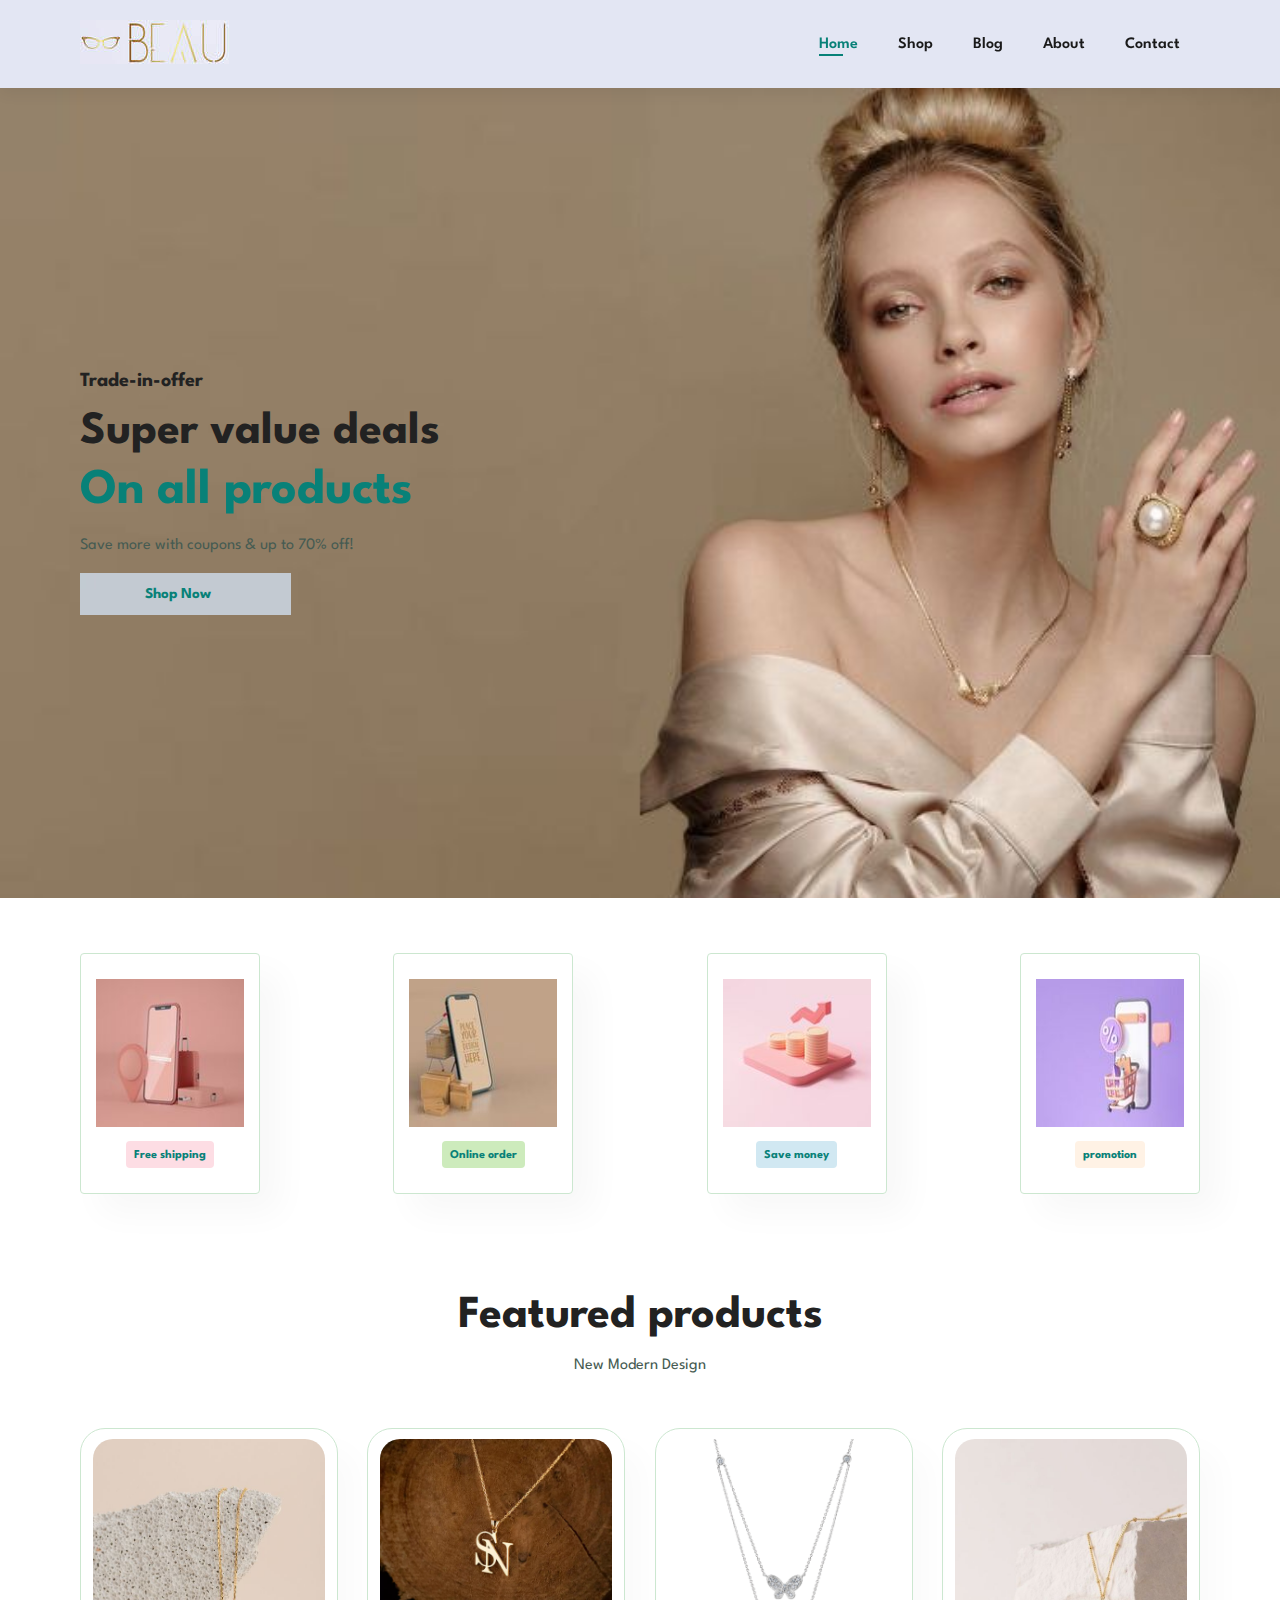
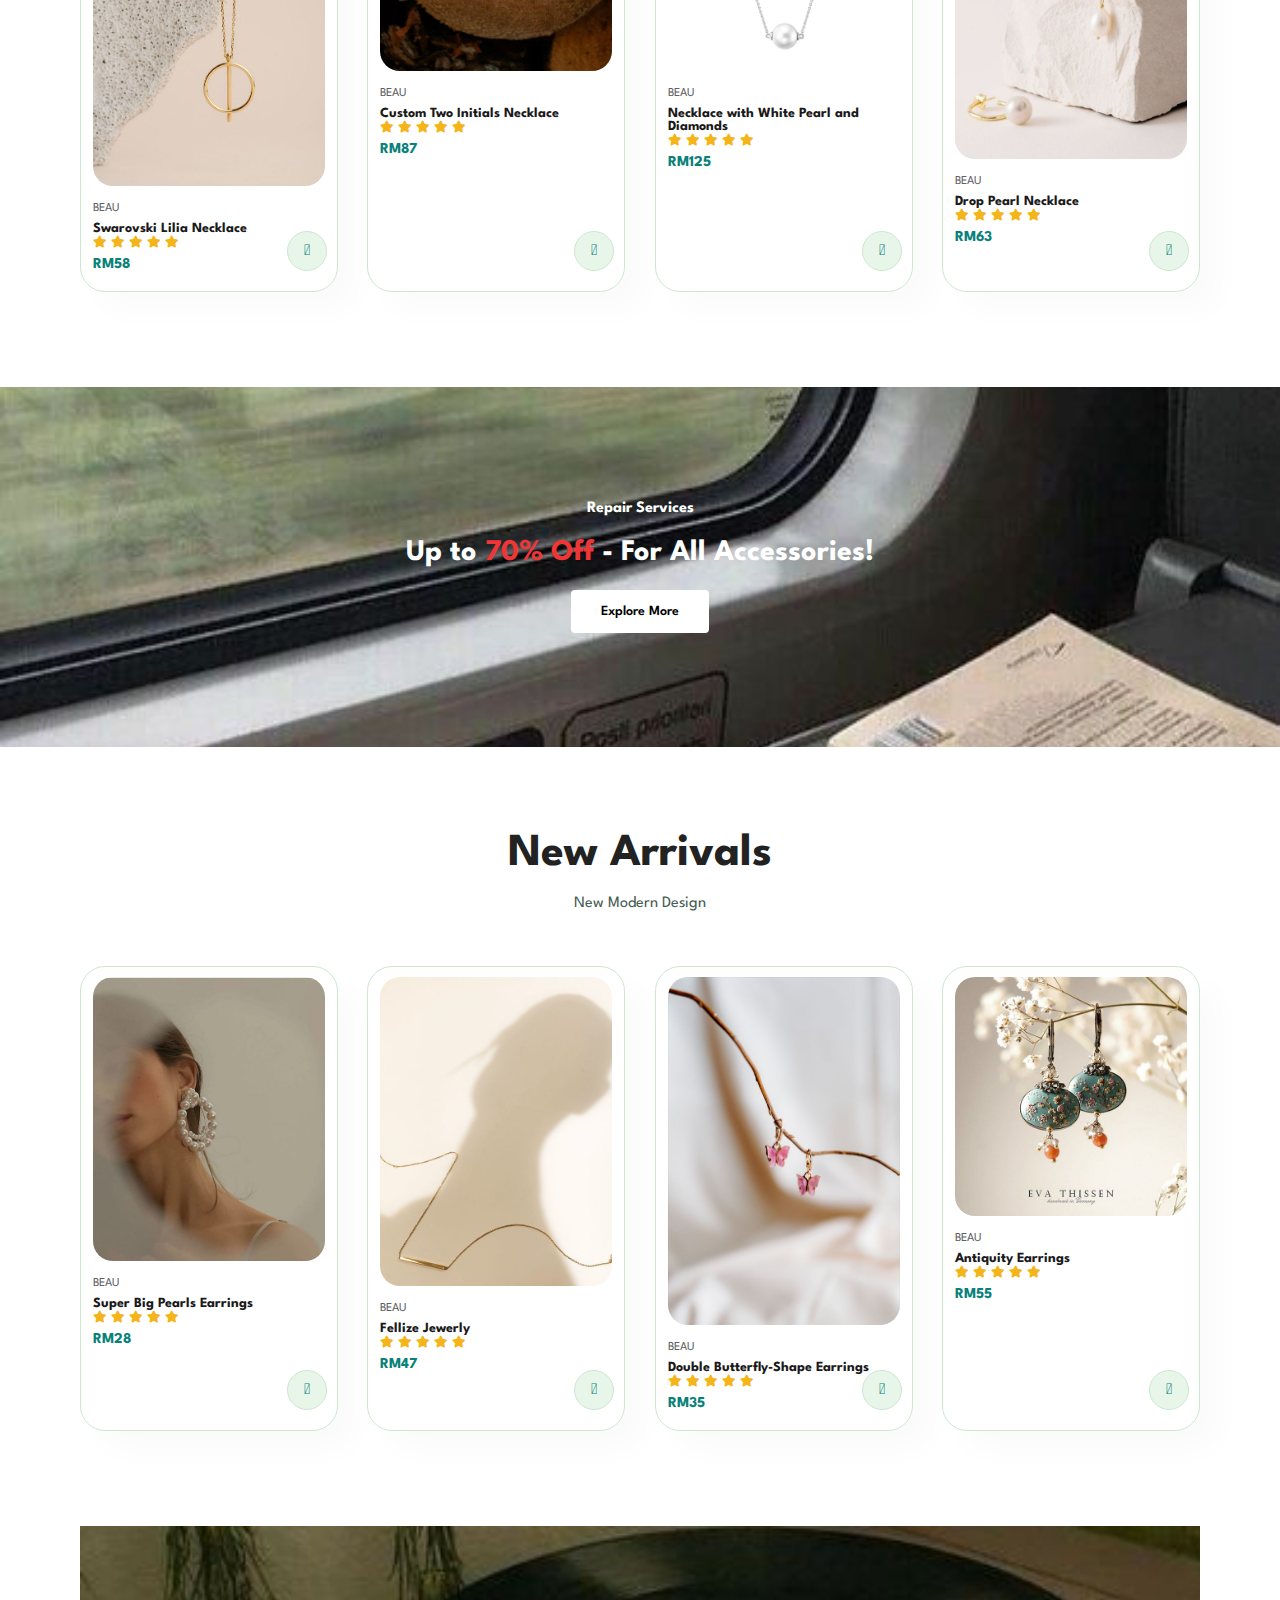
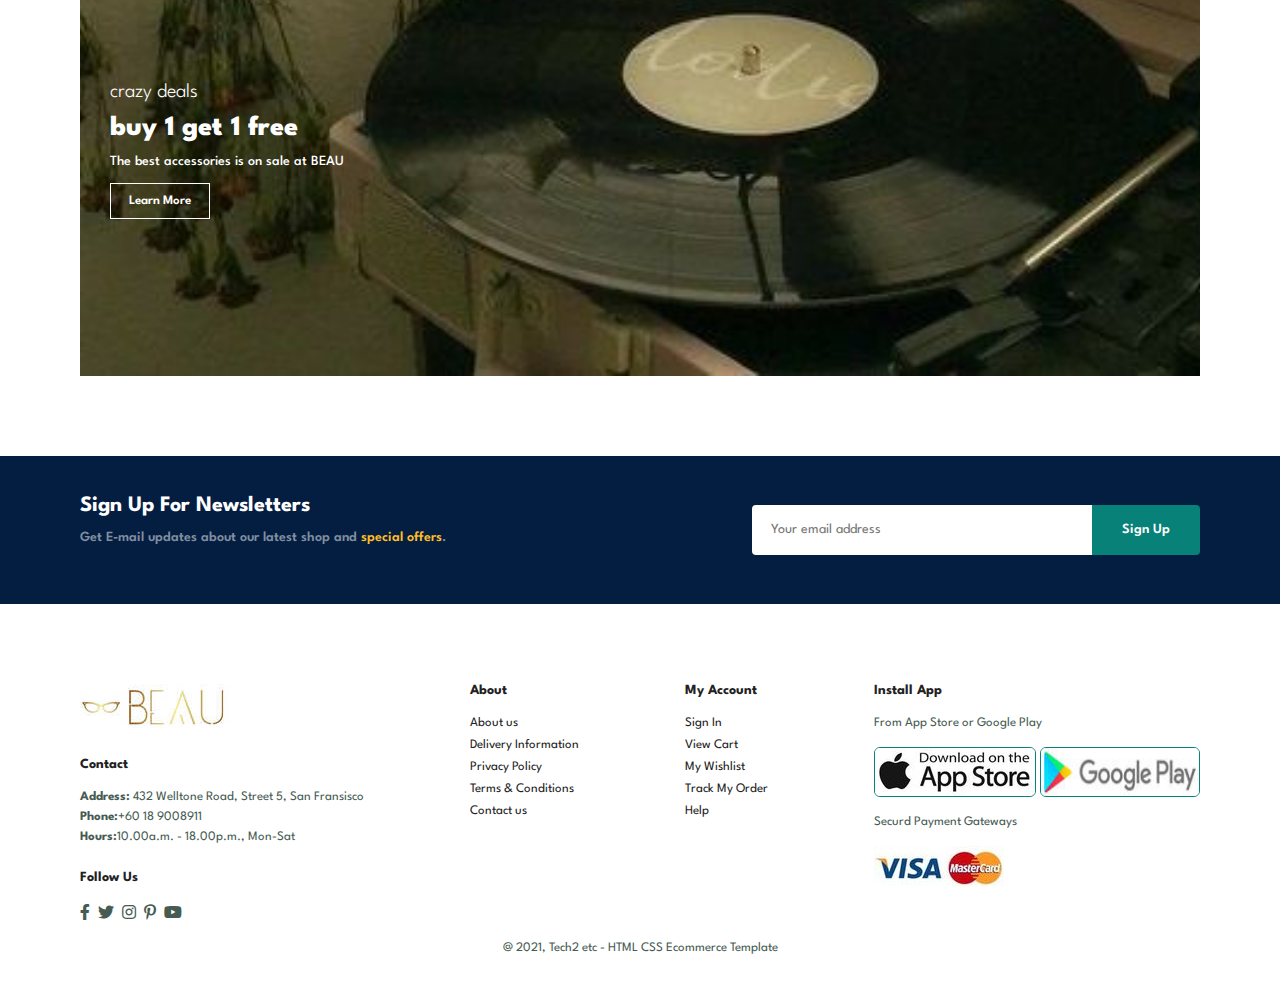
<file: Index.html>
<!DOCTYPE html>
<html lang="en">

<head>
    <meta charset="UTF-8">
    <meta http-equiv="X-UA-Compatible" content="IE=edge">
    <meta name="viewport" content="width=device-width, initial-scale=1.0">
    <title>Document</title>
    <link rel="stylesheet" href="https://pro.fontawesome.com/releases/v5.10.0/css/all.css" >
</head>

<body>

  <section id="header">
    <a href="#"><img src="logo b (1).jpg" class="logo" alt=""></a>

    <div>
      <ul id="navbar">
        <li><a class="active" href="Index.html">Home</a></li>
        <li><a href="shop.html">Shop</a></li>
        <li><a href="blog.html">Blog</a></li>
        <li><a href="about.html">About</a></li>
        <li><a href="contact.html">Contact</a></li>
      </ul>

<style>
   body #header{
    display:flex;
    align-items: center;
    justify-content: space-between;
    padding: 20px 80px;
    background: #e3e6f3;
    box-shadow: 0 5px 15px rgba(0, 0, 0, 0.06);
    z-index: 999;
    position: sticky;
    top: 0;
    left: 0;
}
</style>

<style>
  body #navbar{
    display:flex;
    align-items: center;
    justify-content: center;
   }

 body #navbar li {
  list-style: none;
  padding: 0 20px;
  position: relative;
 }

  body #navbar li a{
    text-decoration: none;
    font-size: 16px;
    font-weight: 600;
    color:#1a1a1a;
    transition: 0.3s ease;
  }

  body #navbar li a:hover,
  #navbar li a.active{
    color: #088178;
  }

  body #navbar li a.active::after,
  #navbar li a:hover::after{
    content: "";
    width: 30%;
    height: 2px;
    background: #088178;
    position: absolute;
    bottom: -4px;
    left: 20px;
  }
</style>

    </div>
  </section>

<section id="hero">
  <h4>Trade-in-offer</h4>
  <h2>Super value deals</h2>
  <h1>On all products</h1>
  <p>Save more with coupons & up to 70% off!</p>
  <button>Shop Now</button>

<style>
  @import url('https:fonts.googleapis.com/css2?family=Spartan:wght@100;200;300;400;500;600;700;800;900$display=swap');
*{
    margin: 0;
    padding: 0;
    box-sizing: border-box;
    font-family:'Spartan', sans-serif;
}

h1{
    font-size: 50px;
    line-height: 64px;
    color: #222;

}

h2{
font-size: 46px;
line-height: 54px;
color: #222;

}

h4{
    font-size: 20px;
    color: #222;
}

h6{
    font-weight: 700;
    font-size: 12px;
}

p{
    font-size: 16px;
    color: #465b52;
    margin: 15px 0 20px 0;
}

.section-p1{
    padding: 40px 80px;
}

.section-m1{
    margin:40px 0;
}

button.normal{
  font-size: 14px;
  font-weight: 600;
  padding: 15px 30px;
  color: #000;
  background-color: #fff;
  border-radius: 4px;
  cursor: pointer;
  border: none;
  outline: none;
  transition: 0.2s;
}

button.white{
  font-size: 13px;
  font-weight: 600;
  padding: 11px 18px;
  color: #fff;
  background-color: transparent;
  cursor: pointer;
  border:1px solid #fff;
  outline: none;
  transition: 0.2s;
}

body{
    width:100%;
}
</style>


  <style>
    body #hero{
      background-image: url("backg.jpg");
      height: 90vh;
      width: 100%;
      background-size: cover;
      padding: 0 80px;
      display: flex;
      flex-direction: column;
      align-items: flex-start;
      justify-content: center;
    }

    body #hero h4{
      padding-bottom: 15px;
    }

    body #hero h1{
      color: #088178;
    }

    body #hero button{
      background-image: url("button.jpg");
      background-color: transparent;
      color: #088178;
      border: 0;
      padding: 14px 80px 14px 65px;
      background-repeat: no-repeat;
      cursor: pointer;
      font-weight: 700;
      font-size: 15px;
    }
  </style>

  <style>
    @media (max-width:799px) {
      body #navbar {
    display: flex;
    flex-direction: column;
    align-items: flex-start;
    justify-content: flex-start;
    position: fixed;
    top: 0;
    right: -300px;
    height: 100vh;
    width: 300px;
    background-color: #e3e6f3;
    box-shadow: 0 40px 60px rgba(0, 0, 0, 0.1);
    padding: 80px 0 0 10px;
}
body #navbar li{
  margin-bottom: 25px;
}
    }
  </style>
</section>

<section id="feature" class="section-p1">
  <div class="fe-box">
    <img src="free shipping (2).jpg"alt="">
    <h6>Free shipping</h6>
  </div>
  <div class="fe-box">
    <img src="online order (1) (1).jpg"alt="">
    <h6>Online order</h6>
  </div>
  <div class="fe-box">
    <img src="save money (2).jpg"alt="">
    <h6>Save money</h6>
  </div>  
  <div class="fe-box">
    <img src="promotion (1) (1).jpg"alt="">
    <h6>promotion</h6>

    <style>
      body #feature{
        display: flex;
        align-items: center;
        justify-content: space-between;
        flex-wrap: wrap;
      }
    </style>


    <style>

      body #feature .fe-box{
        width: 180px;
        text-align: center;
        padding: 25px 15px;
        box-shadow: 20px 20px 34px rgba(0, 0, 0, 0.03);
        border: 1px solid #cce7d0;
        border-radius: 4px;
        margin: 15px 0;
      }

      body #feature .fe-box:hover{
        box-shadow: 10px 10px 54px rgba(70, 62, 221, 0.1);
      }

      body #feature .fe-box img{
        width: 100%;
        margin-bottom: 10px;
      }

      body #feature .fe-box h6{
        display: inline-block;
        padding: 9px 8px 6px 8px;
        line-height: 1;
        border-radius: 4px;
        color: #088178;
        background-color: #fddde4;
      }

      body #feature .fe-box:nth-child(2) h6{
        background-color: #cdebbc;
      }

      body #feature .fe-box:nth-child(3) h6{
        background-color: #d1e8f2;
      }

      body #feature .fe-box:nth-child(4) h6{
        background-color: #fff2e5;
      }
    </style>
  </div>


</section>

<section id="product1" class="section-p1">
  <h2>Featured products</h2>
  <p>New Modern Design</p>
  <div class="pro-container">
    <div class="pro">
      <img src="p1.jpg"alt="">
      <div class="des">
        <span>BEAU</span>
        <h5>Swarovski Lilia Necklace</h5>
        <div class="star">
          <i class="fas fa-star"></i>
          <i class="fas fa-star"></i>
          <i class="fas fa-star"></i>
          <i class="fas fa-star"></i>
          <i class="fas fa-star"></i>
        </div>
        <h4>RM58</h4>
      </div>
      <a href="#"><i class="fal fa-shopping-cart cart"></i></a>
    </div>
    <div class="pro">
      <img src="p2.webp"alt="">
      <div class="des">
        <span>BEAU</span>
        <h5>Custom Two Initials Necklace</h5>
        <div class="star">
          <i class="fas fa-star"></i>
          <i class="fas fa-star"></i>
          <i class="fas fa-star"></i>
          <i class="fas fa-star"></i>
          <i class="fas fa-star"></i>
        </div>
        <h4>RM87</h4>
      </div>
      <a href="#"><i class="fal fa-shopping-cart cart"></i></a>
    </div>
    <div class="pro">
      <img src="p3.jpg"alt="">
      <div class="des">
        <span>BEAU</span>
        <h5>Necklace with White Pearl and Diamonds</h5>
        <div class="star">
          <i class="fas fa-star"></i>
          <i class="fas fa-star"></i>
          <i class="fas fa-star"></i>
          <i class="fas fa-star"></i>
          <i class="fas fa-star"></i>
        </div>
        <h4>RM125</h4>
      </div>
      <a href="#"><i class="fal fa-shopping-cart cart"></i></a>
    </div>
    <div class="pro">
      <img src="p4.jpg"alt="">
      <div class="des">
        <span>BEAU</span>
        <h5>Drop Pearl Necklace</h5>
        <div class="star">
          <i class="fas fa-star"></i>
          <i class="fas fa-star"></i>
          <i class="fas fa-star"></i>
          <i class="fas fa-star"></i>
          <i class="fas fa-star"></i>
        </div>
        <h4>RM63</h4>
      </div>
      <a href="#"><i class="fal fa-shopping-cart cart"></i></a>
    </div>

    <style>
      body #product1{
        text-align: center;
      }

      body #product1 .pro-container{
        display: flex;
        justify-content: space-between;
        padding-top: 20px;
        flex-wrap: wrap;
      }

      body #product1 .pro{
        width: 23%;
        min-width: 250px;
        padding: 10px 12px;
        border: 1px solid #cce7d0;
        border-radius: 25px;
        cursor: pointer;
        box-shadow: 20px 20px 30px rgba(0, 0, 0, 0.02);
        margin: 15px 0;
        transition: 0n2s ease;
        position: relative;
      }

      body #product1 .pro:hover{
        box-shadow: 20px 20px 30px rgba(0, 0, 0, 0.06);
      }

      body #product1 .pro img{
        width: 100%;
        border-radius: 20px;
      }

      body #product1 .pro .des{
        text-align: start;
        padding: 10px 0;
      }

      body #product1 .pro .des span{
        color: #606063;
        font-size: 12px;
      }

      body #product1 .pro .des h5{
        padding-top: 7px;
        color: #1a1a1a;
        font-size: 14px;
      }

      body #product1 .pro .des i{
        font-size: 12px;
        color: rgb(243, 181, 25);
      }

      body #product1 .pro .des h4{
        padding-top: 7px;
        font-size: 15px;
        font-weight: 700;
        color: #088178;
      }

      body #product1 .pro .cart{
        width: 40px;
        height: 40px;
        line-height: 40px;
        border-radius: 50px;
        background-color: #e8f6ea;
        font-weight: 500;
        color: #088178;
        border: 1px solid #cce7d0;
        position: absolute;
        bottom: 20px;
        right: 10px;
      }
    </style>
  </div>
</section>

<section id="banner" class="section-m1">
  <h4>Repair Services</h4>
  <h2>Up to <span>70% Off</span> - For All Accessories!</h2>
  <button class="normal">Explore More</button>

  <style>
    body #banner{
      display: flex;
      flex-direction: column;
      justify-content: center;
      align-items: center;
      text-align: center;
      background-image: url("banner6.jpg");
      width: 100%;
      height: 40vh;
      background-size: cover;
      background-position: center;
    }

    body #banner h4{
      color: #fff;
      font-size: 16px;
    }

    body #banner h2{
      color: #fff;
      font-size: 30px;
      padding: 10px 0;
    }

    body #banner h2 span{
      color: #ef3636;
    }

    body #banner button:hover{
      background: #088178;
      color: #fff;
    }
  </style>
</section>

<section id="product1" class="section-p1">
  <h2>New Arrivals</h2>
  <p>New Modern Design</p>
  <div class="pro-container">
    <div class="pro">
      <img src="n1.jpg"alt="">
      <div class="des">
        <span>BEAU</span>
        <h5>Super Big Pearls Earrings</h5>
        <div class="star">
          <i class="fas fa-star"></i>
          <i class="fas fa-star"></i>
          <i class="fas fa-star"></i>
          <i class="fas fa-star"></i>
          <i class="fas fa-star"></i>
        </div>
        <h4>RM28</h4>
      </div>
      <a href="#"><i class="fal fa-shopping-cart cart"></i></a>
    </div>
    <div class="pro">
      <img src="n2.jpg"alt="">
      <div class="des">
        <span>BEAU</span>
        <h5>Fellize Jewerly</h5>
        <div class="star">
          <i class="fas fa-star"></i>
          <i class="fas fa-star"></i>
          <i class="fas fa-star"></i>
          <i class="fas fa-star"></i>
          <i class="fas fa-star"></i>
        </div>
        <h4>RM47</h4>
      </div>
      <a href="#"><i class="fal fa-shopping-cart cart"></i></a>
    </div>
    <div class="pro">
      <img src="n3.jpg"alt="">
      <div class="des">
        <span>BEAU</span>
        <h5>Double Butterfly-Shape Earrings</h5>
        <div class="star">
          <i class="fas fa-star"></i>
          <i class="fas fa-star"></i>
          <i class="fas fa-star"></i>
          <i class="fas fa-star"></i>
          <i class="fas fa-star"></i>
        </div>
        <h4>RM35</h4>
      </div>
      <a href="#"><i class="fal fa-shopping-cart cart"></i></a>
    </div>
    <div class="pro">
      <img src="n4.jpg"alt="">
      <div class="des">
        <span>BEAU</span>
        <h5>Antiquity Earrings</h5>
        <div class="star">
          <i class="fas fa-star"></i>
          <i class="fas fa-star"></i>
          <i class="fas fa-star"></i>
          <i class="fas fa-star"></i>
          <i class="fas fa-star"></i>
        </div>
        <h4>RM55</h4>
      </div>
      <a href="#"><i class="fal fa-shopping-cart cart"></i></a>
    </div>
    
    <style>
      body #product1{
        text-align: center;
      }

      body #product1 .pro-container{
        display: flex;
        justify-content: space-between;
        padding-top: 20px;
        flex-wrap: wrap;
      }

      body #product1 .pro{
        width: 23%;
        min-width: 250px;
        padding: 10px 12px;
        border: 1px solid #cce7d0;
        border-radius: 25px;
        cursor: pointer;
        box-shadow: 20px 20px 30px rgba(0, 0, 0, 0.02);
        margin: 15px 0;
        transition: 0n2s ease;
        position: relative;
      }

      body #product1 .pro:hover{
        box-shadow: 20px 20px 30px rgba(0, 0, 0, 0.06);
      }

      body #product1 .pro img{
        width: 100%;
        border-radius: 20px;
      }

      body #product1 .pro .des{
        text-align: start;
        padding: 10px 0;
      }

      body #product1 .pro .des span{
        color: #606063;
        font-size: 12px;
      }

      body #product1 .pro .des h5{
        padding-top: 7px;
        color: #1a1a1a;
        font-size: 14px;
      }

      body #product1 .pro .des i{
        font-size: 12px;
        color: rgb(243, 181, 25);
      }

      body #product1 .pro .des h4{
        padding-top: 7px;
        font-size: 15px;
        font-weight: 700;
        color: #088178;
      }

      body #product1 .pro .cart{
        width: 40px;
        height: 40px;
        line-height: 40px;
        border-radius: 50px;
        background-color: #e8f6ea;
        font-weight: 500;
        color: #088178;
        border: 1px solid #cce7d0;
        position: absolute;
        bottom: 20px;
        right: 10px;
      }
    </style>
  </div>
</section>

<section id="sm-banner" class="section-p1">
  <div class="banner-box">
    <h4>crazy deals</h4>
    <h2>buy 1 get 1 free</h2>
    <span>The best accessories is on sale at BEAU</span>
    <button class="white">Learn More</button>

    <style>
      body #sm-banner .banner-box{
        display: flex;
        flex-direction: column;
        justify-content: center;
        align-items: flex-start;
        background-image: url(banner5.jpg);
        min-width: 580px;
        height: 50vh;
        background-size: cover;
        background-position: center;
        padding: 30px;
      }

      body #sm-banner h4{
        color: #fff;
        font-size: 20px;
        font-weight: 300;
      }

      body #sm-banner h2{
        color: #fff;
        font-size: 28px;
        font-weight: 800;
      }

      body #sm-banner span{
        color: #fff;
        font-size: 14px;
        font-weight: 500;
        padding-bottom: 15px;
      }

      body #sm-banner .banner-box:hover button{
        background: #088178;
        border: 1px solid #088178;
      }

    </style>
  </div>
  
</section>

<section id="newsletter" class="section-p1 section-m1">
  <div class="newstext">
    <h4>Sign Up For Newsletters</h4>
    <p>Get E-mail updates about our latest shop and <span>special offers</span>.</p>
  </div>
  <div class="form">
    <input type="text" placeholder="Your email address">
    <button class="normal">Sign Up</button>
  </div>

<style>
  body #newsletter{
    display: flex;
    justify-content: space-between;
    flex-wrap: wrap;
    align-items: center;
    background-image: url();
    background-repeat: no-repeat;
    background-position: 20% 30%;
    background-color: #041e42;
  }

  body #newsletter h4{
    font-size: 22px;
    font-weight: 700;
    color: #fff;
  }

  body #newsletter p{
    font-size: 14px;
    font-weight: 600;
    color: #818ea0;
  }

  body #newsletter p span{
    color: #ffbd27;
  }

body #newsletter .form{
  display: flex;
  width: 40%;
}

  body #newsletter input{
    height: 50px;
    padding: 0 1.25em;
    font-size: 14px;
    width: 100%;
    border: 1px solid transparent;
    border-radius: 4px;
    outline: none;
    border-top-right-radius: 0;
    border-bottom-right-radius: 0;
  }

  body #newsletter button{
    background-color: #088178;
    color: #fff;
    white-space: nowrap;
    border-top-left-radius: 0;
    border-bottom-left-radius: 0;
  }
</style>

</section>

<footer class="section-p1">
  <div class="col">
    <img class="logo"src="logo1 white.jpg"alt="">
    <h4>Contact</h4>
    <p><strong>Address:</strong> 432 Welltone Road, Street 5, San Fransisco</p>
    <p><strong>Phone:</strong>+60 18 9008911</p>
    <p><strong>Hours:</strong>10.00a.m. - 18.00p.m., Mon-Sat</p>
    <div class="follow">
      <h4>Follow Us</h4>
      <div class="icon">
        <i class="fab fa-facebook-f"></i>
        <i class="fab fa-twitter"></i>
        <i class="fab fa-instagram"></i>
        <i class="fab fa-pinterest-p"></i>
        <i class="fab fa-youtube"></i>
      </div>
    </div>
  </div>

  <div class="col">
    <h4>About</h4>
    <a href="#">About us</a>
    <a href="#">Delivery Information</a>
    <a href="#">Privacy Policy</a>
    <a href="#">Terms & Conditions</a>
    <A href="#">Contact us</A>
  </div>

  <div class="col">
    <h4>My Account</h4>
    <a href="#">Sign In</a>
    <a href="#">View Cart</a>
    <a href="#">My Wishlist</a>
    <a href="#">Track My Order</a>
    <A href="#">Help</A>
  </div>

  <div class="col install">
    <h4>Install App</h4>
    <p>From App Store or Google Play</p>
    <div class="row">
      <img src="app store.jpg"alt="">
      <img src="go play (1).jpg"alt="" height="50px" width="160">
    </div>
    <p>Securd Payment Gateways</p>
    <img src="payment (1) (1).jpg"alt="">
  </div>

  <div class="copyright">
    <p>@ 2021, Tech2 etc - HTML CSS Ecommerce Template</p>
  </div>

  <style>
    body footer{
      display: flex;
      flex-wrap: wrap;
      justify-content: space-between;
    }

    body footer .col{
      display: flex;
      flex-direction: column;
      align-items: flex-start;
      margin-bottom: 20px;
    }

    body footer .logo{
      margin-bottom: 30px;
    }

    body footer h4{
      font-size: 14px;
      padding-bottom: 20px;
    }

    body footer p{
      font-size: 13px;
      margin: 0 0  8px 0;
}

    body footer a{
      font-size: 13px;
      text-decoration: none;
      color: #222;
      margin-bottom: 10px;
    }

    body footer .follow{
      margin-top: 20px;
    }

    body footer .follow i{
      color: #465b52;
      padding-right: 4px;
      cursor: pointer;
    }

    body footer .install .row img{
      border: 1px solid #088178;
      border-radius: 6px;
    }

    body footer .install img{
      margin: 10px 0 15px 0;
    }

    body footer .follow i:hover,
    footer a:hover {
      color: #088178;
    }

    body footer .copyright {
      width: 100%;
      text-align: center;
    }

  </style>
</footer>

  <script src="script.js></script>
</body>

</html>
</file>
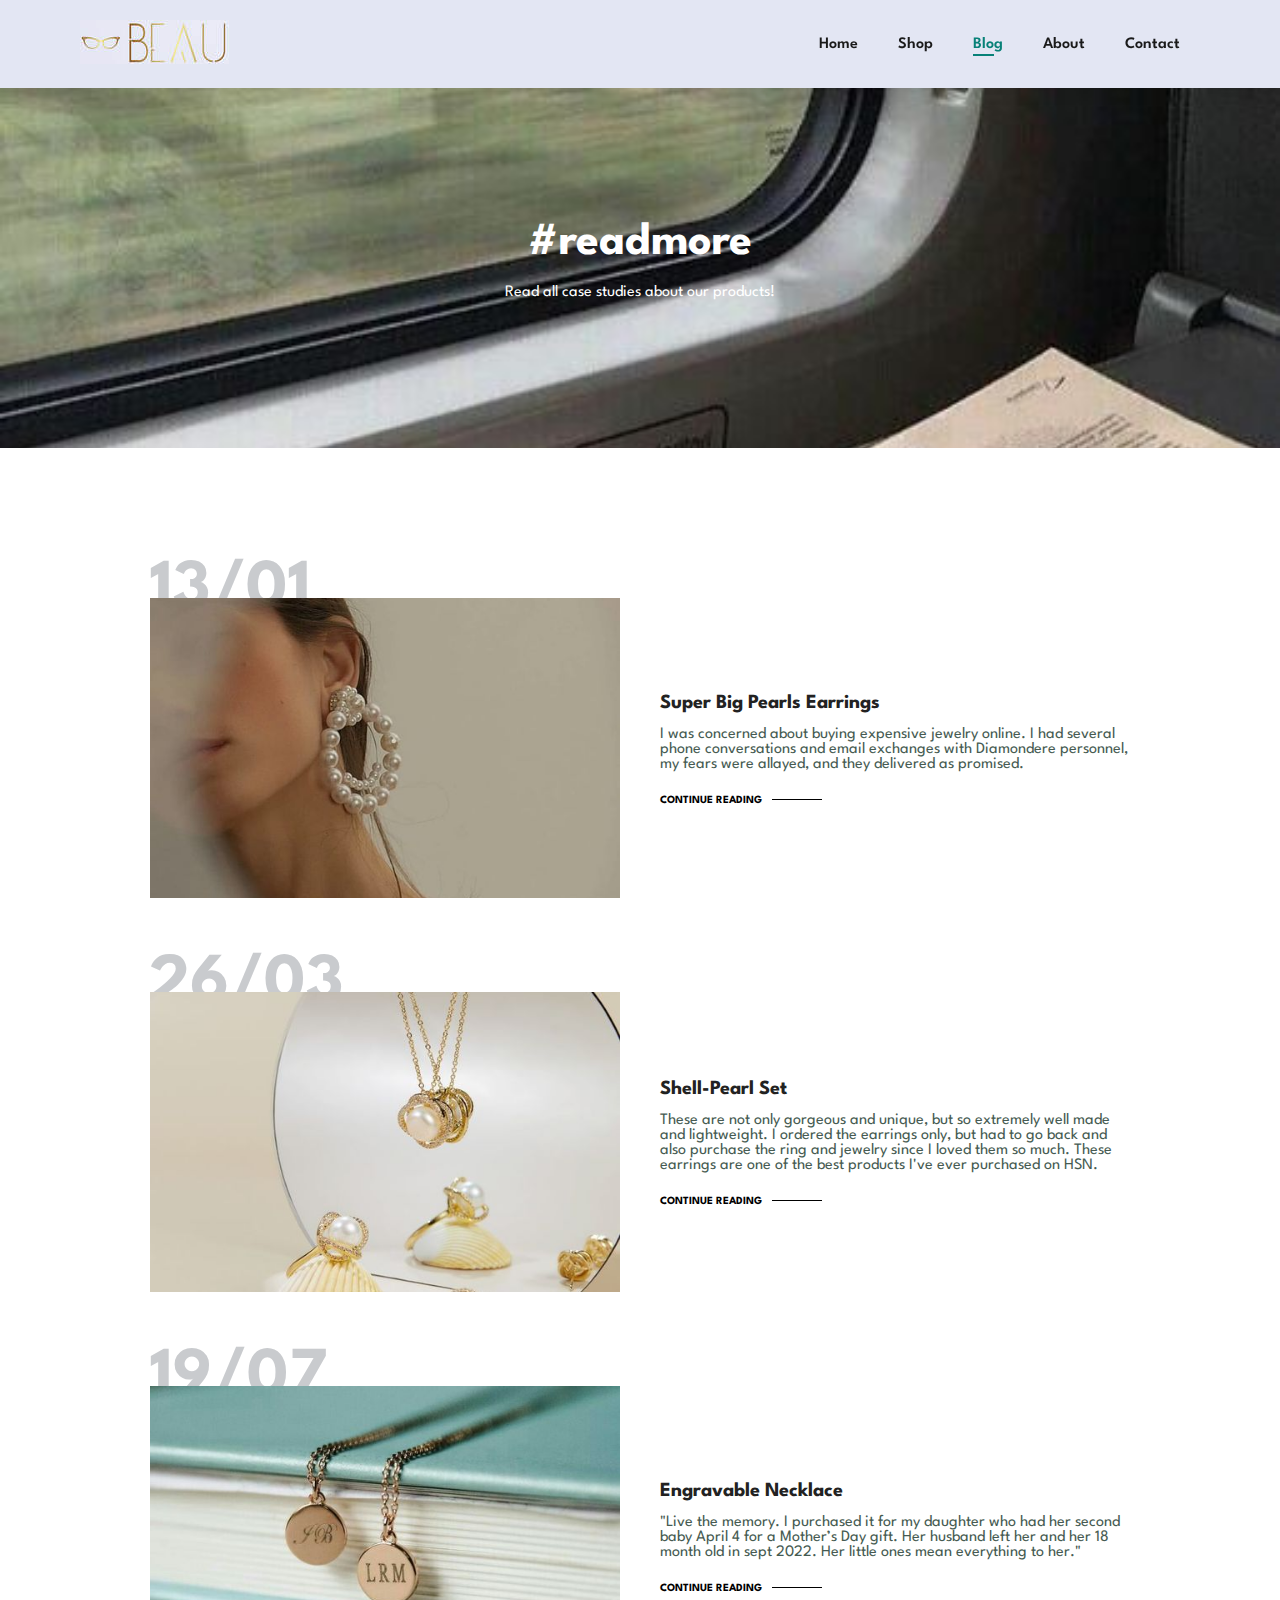
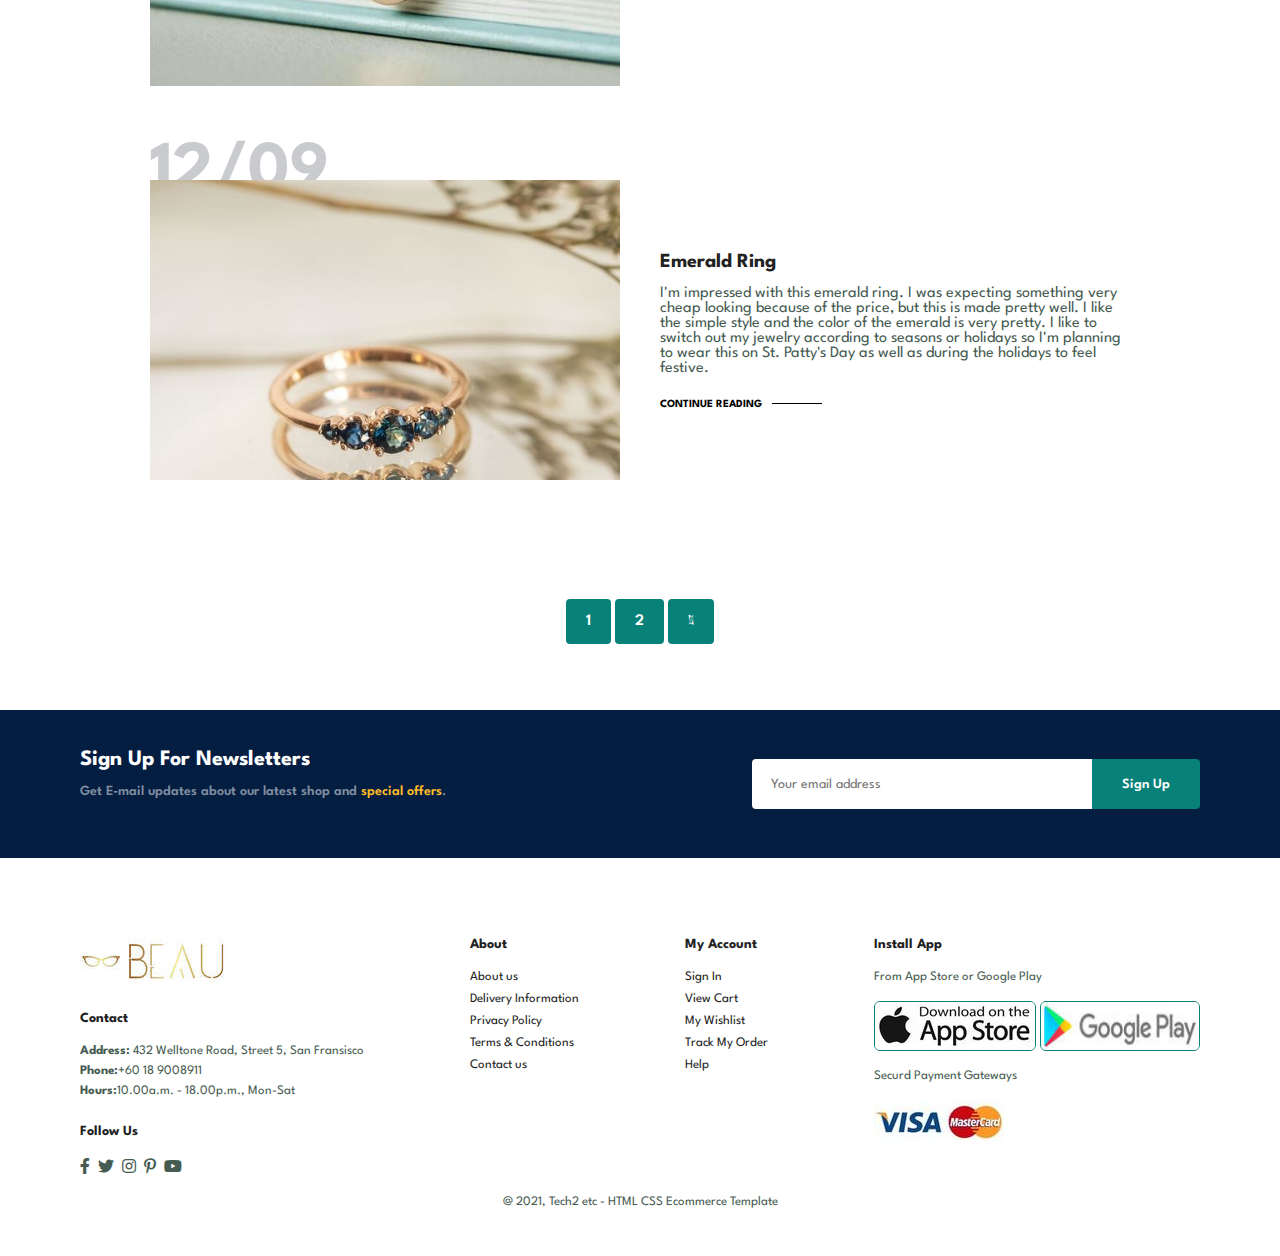
<file: blog.html>
<!DOCTYPE html>
<html lang="en">

<head>
    <meta charset="UTF-8">
    <meta http-equiv="X-UA-Compatible" content="IE=edge">
    <meta name="viewport" content="width=device-width, initial-scale=1.0">
    <title>Document</title>
    <link rel="stylesheet" href="https://pro.fontawesome.com/releases/v5.10.0/css/all.css" />
</head>

<body>

  <section id="header">
    <a href="#"><img src="logo b (1).jpg" class="logo" alt=""></a>

    <div>
      <ul id="navbar">
        <li><a href="Index.html">Home</a></li>
        <li><a href="shop.html">Shop</a></li>
        <li><a class="active" href="blog.html">Blog</a></li>
        <li><a href="about.html">About</a></li>
        <li><a href="contact.html">Contact</a></li>      
      </ul>

<style>
   body #header{
    display:flex;
    align-items: center;
    justify-content: space-between;
    padding: 20px 80px;
    background: #e3e6f3;
    box-shadow: 0 5px 15px rgba(0, 0, 0, 0.06);
    z-index: 999;
    position: sticky;
    top: 0;
    left: 0;
}
</style>

<style>
  body #navbar{
    display:flex;
    align-items: center;
    justify-content: center;
   }

 body #navbar li {
  list-style: none;
  padding: 0 20px;
  position: relative;
 }

  body #navbar li a{
    text-decoration: none;
    font-size: 16px;
    font-weight: 600;
    color:#1a1a1a;
    transition: 0.3s ease;
  }

  body #navbar li a:hover,
  #navbar li a.active{
    color: #088178;
  }

  body #navbar li a.active::after,
  #navbar li a:hover::after{
    content: "";
    width: 30%;
    height: 2px;
    background: #088178;
    position: absolute;
    bottom: -4px;
    left: 20px;
  }
</style>

    </div>
  </section>

<section id="page-header" class="blog-header">
  <h2>#readmore</h2>
  <p>Read all case studies about our products!</p>

  <style>
    body #page-header.blog-header{
        background-image: url(banner6.jpg);
    }
  </style>

  <style>
    body #page-header{
        background-image: url(c\ b.jpg);
        width: 100%;
        height: 40vh;
        background-size: cover;
        display: flex;
        justify-content: center;
        text-align: center;
        flex-direction: column;
        padding: 14px;
    }

    body #page-header h2,
    #page-header p{
        color: #fff
    }
  </style>

<style>
  @import url('https:fonts.googleapis.com/css2?family=Spartan:wght@100;200;300;400;500;600;700;800;900$display=swap');
*{
    margin: 0;
    padding: 0;
    box-sizing: border-box;
    font-family:'Spartan', sans-serif;
}

h1{
    font-size: 50px;
    line-height: 64px;
    color: #222;

}

h2{
font-size: 46px;
line-height: 54px;
color: #222;

}

h4{
    font-size: 20px;
    color: #222;
}

h6{
    font-weight: 700;
    font-size: 12px;
}

p{
    font-size: 16px;
    color: #465b52;
    margin: 15px 0 20px 0;
}

.section-p1{
    padding: 40px 80px;
}

.section-m1{
    margin:40px 0;
}

button.normal{
  font-size: 14px;
  font-weight: 600;
  padding: 15px 30px;
  color: #000;
  background-color: #fff;
  border-radius: 4px;
  cursor: pointer;
  border: none;
  outline: none;
  transition: 0.2s;
}

button.white{
  font-size: 13px;
  font-weight: 600;
  padding: 11px 18px;
  color: #fff;
  background-color: transparent;
  cursor: pointer;
  border:1px solid #fff;
  outline: none;
  transition: 0.2s;
}

body{
    width:100%;
}
</style>


  <style>
    body #hero{
      background-image: url("backg.jpg");
      height: 90vh;
      width: 100%;
      background-size: cover;
      padding: 0 80px;
      display: flex;
      flex-direction: column;
      align-items: flex-start;
      justify-content: center;
    }

    body #hero h4{
      padding-bottom: 15px;
    }

    body #hero h1{
      color: #088178;
    }

    body #hero button{
      background-image: url("button.jpg");
      background-color: transparent;
      color: #088178;
      border: 0;
      padding: 14px 80px 14px 65px;
      background-repeat: no-repeat;
      cursor: pointer;
      font-weight: 700;
      font-size: 15px;
    }
  </style>

  <style>
    @media (max-width:799px) {
      body #navbar {
    display: flex;
    flex-direction: column;
    align-items: flex-start;
    justify-content: flex-start;
    position: fixed;
    top: 0;
    right: -300px;
    height: 100vh;
    width: 300px;
    background-color: #e3e6f3;
    box-shadow: 0 40px 60px rgba(0, 0, 0, 0.1);
    padding: 80px 0 0 10px;
}
body #navbar li{
  margin-bottom: 25px;
}
    }
  </style>
</section>

<section id="blog">
    <div class="blog-box">
        <div class="blog-img">
            <img src="n1.jpg" alt="">
        </div>
        <div class="blog-details">
            <h4>Super Big Pearls Earrings</h4>
            <p>I was concerned about buying expensive jewelry online. I had several phone conversations and email exchanges with Diamondere personnel, my fears were allayed, and they delivered as promised.</p>
            <a href="#">CONTINUE READING</a>
        </div>
        <h1>13/01</h1>
    </div>
    <div class="blog-box">
        <div class="blog-img">
            <img src="n6.jpg" alt="">
        </div>
        <div class="blog-details">
            <h4>Shell-Pearl Set</h4>
            <p>These are not only gorgeous and unique, but so extremely well made and lightweight. I ordered the earrings only, but had to go back and also purchase the ring and jewelry since I loved them so much. These earrings are one of the best products I've ever purchased on HSN.</p>
            <a href="#">CONTINUE READING</a>
        </div>
        <h1>26/03</h1>
    </div>
    <div class="blog-box">
        <div class="blog-img">
            <img src="n8.jpg" alt="">
        </div>
        <div class="blog-details">
            <h4>Engravable Necklace</h4>
            <p>"Live the memory. I purchased it for my daughter who had her second baby April 4 for a Mother’s Day gift. Her husband left her and her 18 month old in sept 2022. Her little ones mean everything to her."</p>
            <a href="#">CONTINUE READING</a>
        </div>
        <h1>19/07</h1>
    </div>
    <div class="blog-box">
        <div class="blog-img">
            <img src="n7.jpg" alt="">
        </div>
        <div class="blog-details">
            <h4>Emerald Ring</h4>
            <p>I'm impressed with this emerald ring. I was expecting something very cheap looking because of the price, but this is made pretty well. I like the simple style and the color of the emerald is very pretty. I like to switch out my jewelry according to seasons or holidays so I'm planning to wear this on St. Patty's Day as well as during the holidays to feel festive.</p>
            <a href="#">CONTINUE READING</a>
        </div>
        <h1>12/09</h1>
    </div>

    <style>
        body #blog{
            padding: 150px 150px 0 150px;
        }

        body #blog .blog-box{
            display: flex;
            align-items: center;
            width: 100%;
            position: relative;
            padding-bottom: 90px;
        }

        body #blog .blog-img{
            width: 50%;
            margin-right: 40px;
        }

        body #blog img{
            width: 100%;
            height: 300px;
            object-fit: cover;
        }

        body #blog .blog-details{
            width: 50%;
        }

        body #blog .blog-details a{
            text-decoration: none;
            font-size: 11px;
            color: #000;
            font-weight: 700;
            position: relative;
            transition: 0.3s;
        }

        body #blog .blog-details a::after{
            content: "";
            width: 50px;
            height: 1px;
            background-color: #000;
            position: absolute;
            top: 4px;
            right: -60px;
        }

        body #blog .blog-details a:hover{
            color: #088178;
        }

        body #blog .blog-details a:hover::after{
            background-color: #088178;
        }

        body #blog .blog-box h1{
            position: absolute;
            top: -40px;
            left: 0;
            font-size: 70px;
            font-weight: 700;
            color: #c9cbce;
            z-index: -9;
        }

    </style>
</section>

<section id="pagination" class="section-p1">
    <a href="#">1</a>
    <a href="#">2</a>
    <a href="#"><i class="fal fa-long-arrow-alt-right"></i></a>

<style>
    body #pagination{
        text-align: center;
    }

    body #pagination a{
        text-decoration: none;
        background-color: #088178;
        padding: 15px 20px;
        border-radius: 4px;
        color: #fff;
        font-weight: 600;
    }

    body #pagination a i{
        font-size: 16px;
        font-weight: 600;
    }
</style>

</section>

<section id="newsletter" class="section-p1 section-m1">
  <div class="newstext">
    <h4>Sign Up For Newsletters</h4>
    <p>Get E-mail updates about our latest shop and <span>special offers</span>.</p>
  </div>
  <div class="form">
    <input type="text" placeholder="Your email address">
    <button class="normal">Sign Up</button>
  </div>

<style>
  body #newsletter{
    display: flex;
    justify-content: space-between;
    flex-wrap: wrap;
    align-items: center;
    background-image: url();
    background-repeat: no-repeat;
    background-position: 20% 30%;
    background-color: #041e42;
  }

  body #newsletter h4{
    font-size: 22px;
    font-weight: 700;
    color: #fff;
  }

  body #newsletter p{
    font-size: 14px;
    font-weight: 600;
    color: #818ea0;
  }

  body #newsletter p span{
    color: #ffbd27;
  }

body #newsletter .form{
  display: flex;
  width: 40%;
}

  body #newsletter input{
    height: 50px;
    padding: 0 1.25em;
    font-size: 14px;
    width: 100%;
    border: 1px solid transparent;
    border-radius: 4px;
    outline: none;
    border-top-right-radius: 0;
    border-bottom-right-radius: 0;
  }

  body #newsletter button{
    background-color: #088178;
    color: #fff;
    white-space: nowrap;
    border-top-left-radius: 0;
    border-bottom-left-radius: 0;
  }
</style>

</section>

<footer class="section-p1">
  <div class="col">
    <img class="logo"src="logo1 white.jpg"alt="">
    <h4>Contact</h4>
    <p><strong>Address:</strong> 432 Welltone Road, Street 5, San Fransisco</p>
    <p><strong>Phone:</strong>+60 18 9008911</p>
    <p><strong>Hours:</strong>10.00a.m. - 18.00p.m., Mon-Sat</p>
    <div class="follow">
      <h4>Follow Us</h4>
      <div class="icon">
        <i class="fab fa-facebook-f"></i>
        <i class="fab fa-twitter"></i>
        <i class="fab fa-instagram"></i>
        <i class="fab fa-pinterest-p"></i>
        <i class="fab fa-youtube"></i>
      </div>
    </div>
  </div>

  <div class="col">
    <h4>About</h4>
    <a href="#">About us</a>
    <a href="#">Delivery Information</a>
    <a href="#">Privacy Policy</a>
    <a href="#">Terms & Conditions</a>
    <A href="#">Contact us</A>
  </div>

  <div class="col">
    <h4>My Account</h4>
    <a href="#">Sign In</a>
    <a href="#">View Cart</a>
    <a href="#">My Wishlist</a>
    <a href="#">Track My Order</a>
    <A href="#">Help</A>
  </div>

  <div class="col install">
    <h4>Install App</h4>
    <p>From App Store or Google Play</p>
    <div class="row">
      <img src="app store.jpg"alt="">
      <img src="go play (1).jpg"alt="" height="50px" width="160">
    </div>
    <p>Securd Payment Gateways</p>
    <img src="payment (1) (1).jpg"alt="">
  </div>

  <div class="copyright">
    <p>@ 2021, Tech2 etc - HTML CSS Ecommerce Template</p>
  </div>

  <style>
    body footer{
      display: flex;
      flex-wrap: wrap;
      justify-content: space-between;
    }

    body footer .col{
      display: flex;
      flex-direction: column;
      align-items: flex-start;
      margin-bottom: 20px;
    }

    body footer .logo{
      margin-bottom: 30px;
    }

    body footer h4{
      font-size: 14px;
      padding-bottom: 20px;
    }

    body footer p{
      font-size: 13px;
      margin: 0 0  8px 0;
}

    body footer a{
      font-size: 13px;
      text-decoration: none;
      color: #222;
      margin-bottom: 10px;
    }

    body footer .follow{
      margin-top: 20px;
    }

    body footer .follow i{
      color: #465b52;
      padding-right: 4px;
      cursor: pointer;
    }

    body footer .install .row img{
      border: 1px solid #088178;
      border-radius: 6px;
    }

    body footer .install img{
      margin: 10px 0 15px 0;
    }

    body footer .follow i:hover,
    footer a:hover {
      color: #088178;
    }

    body footer .copyright {
      width: 100%;
      text-align: center;
    }

  </style>
</footer>

  <script src="script.js></script>
</body>

</html>
</file>
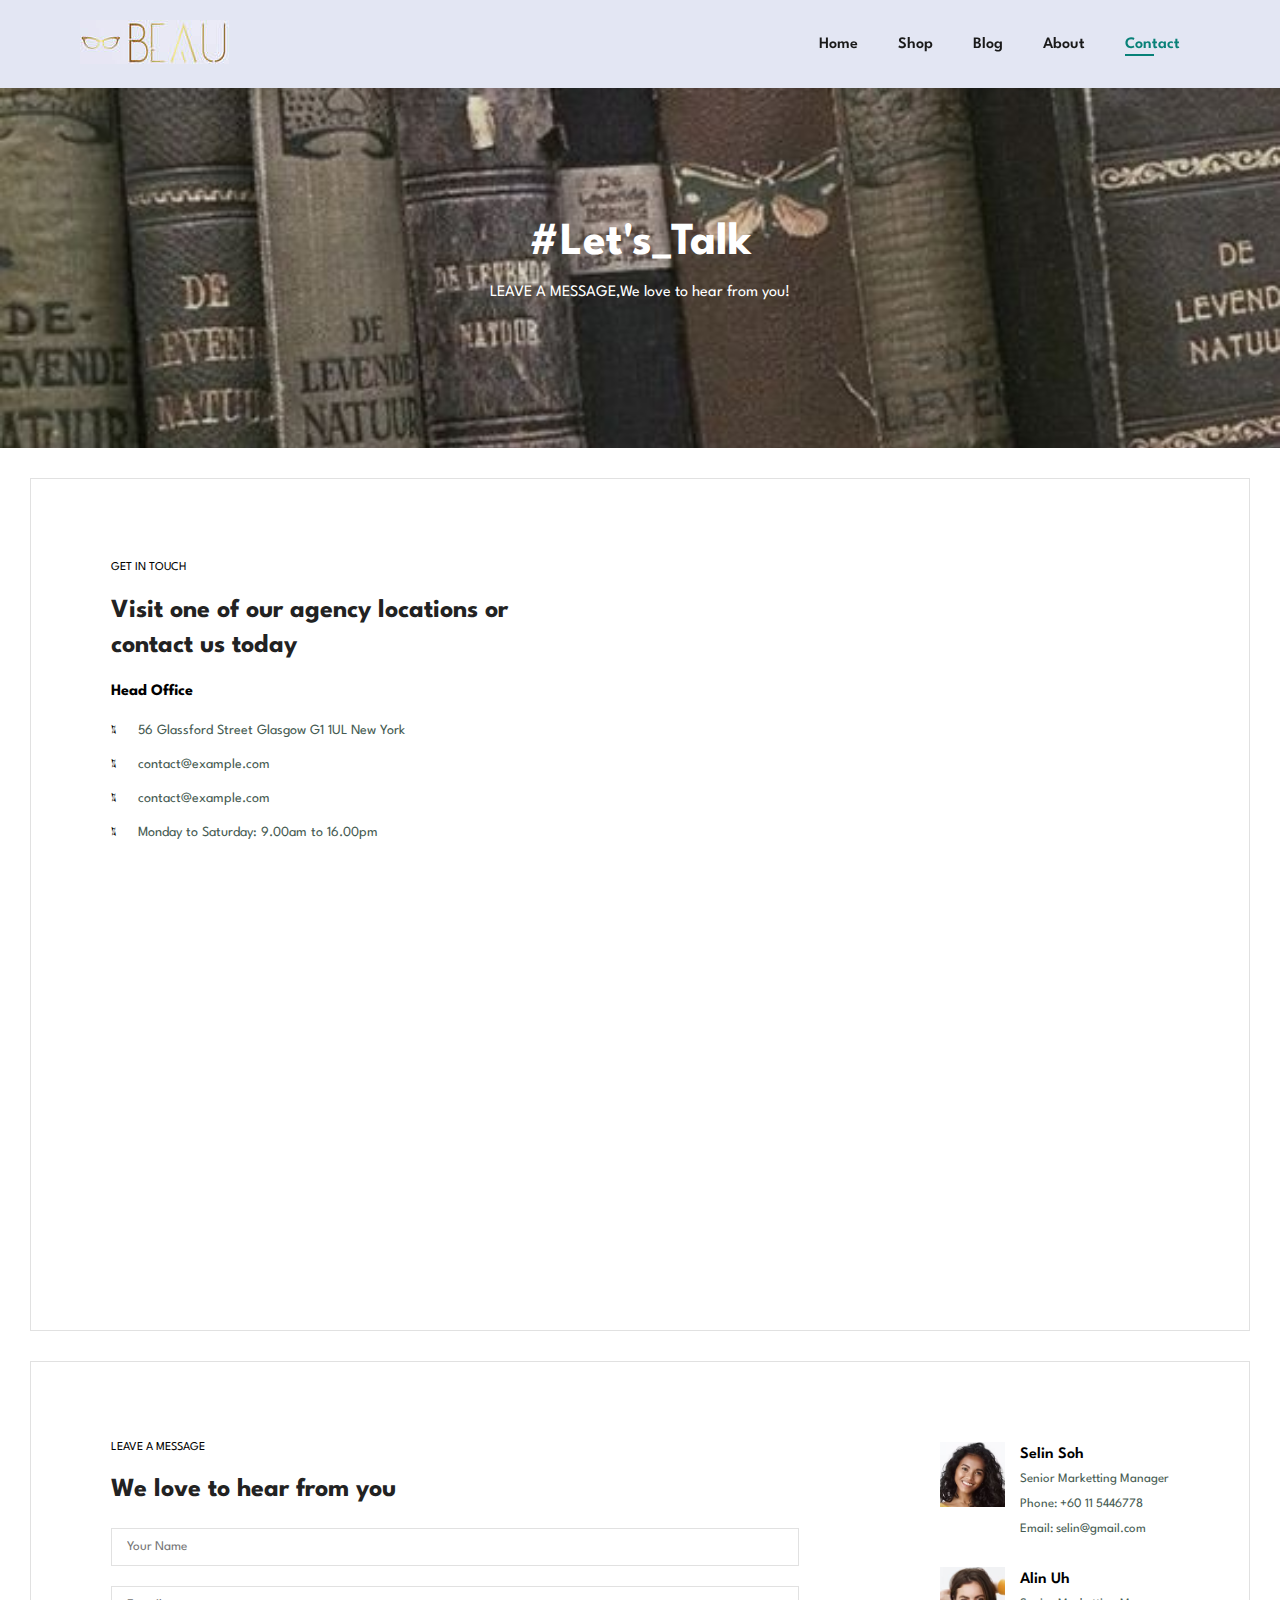
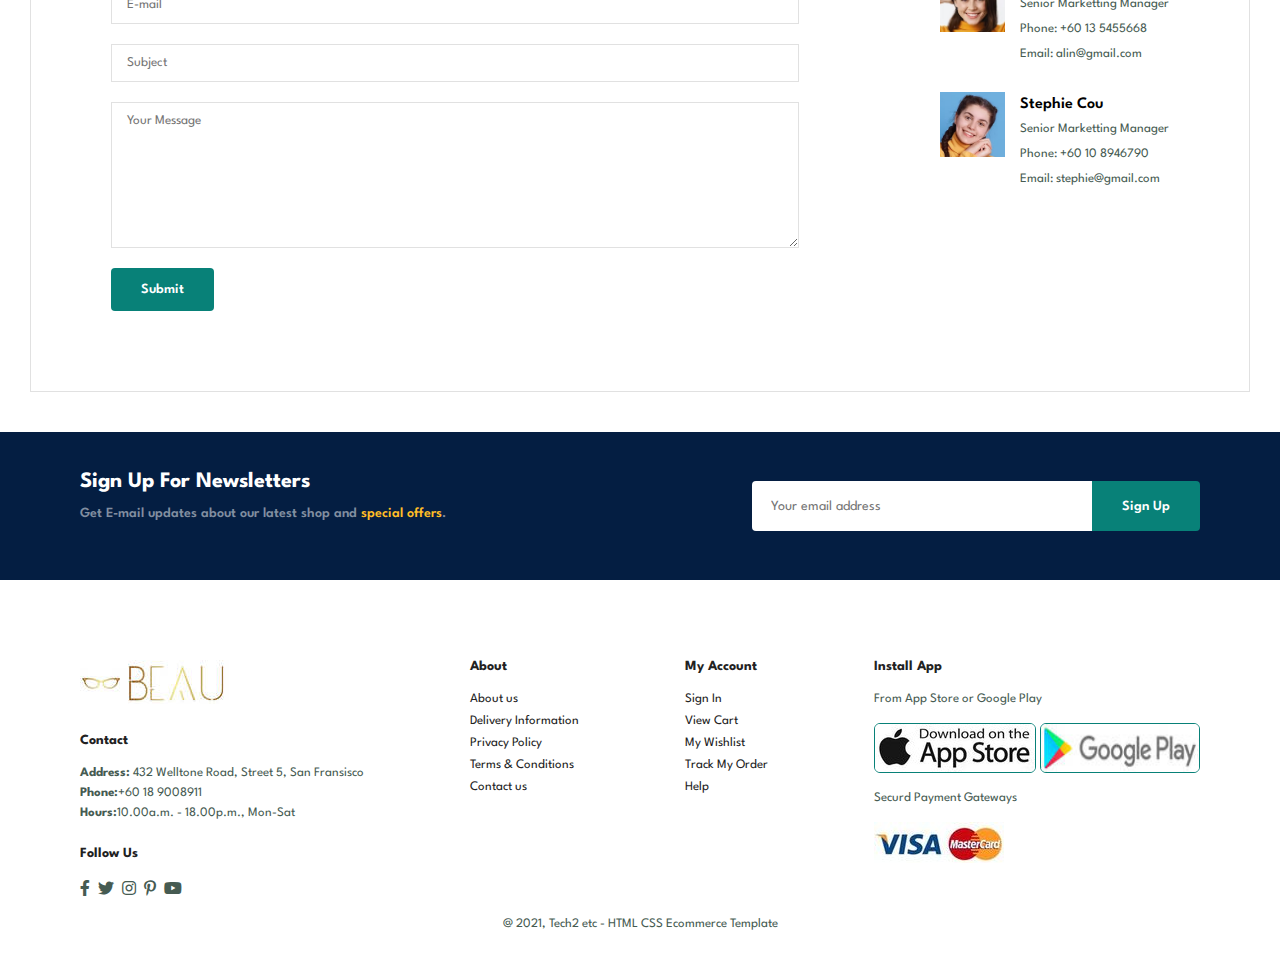
<file: contact.html>
<!DOCTYPE html>
<html lang="en">

<head>
    <meta charset="UTF-8">
    <meta http-equiv="X-UA-Compatible" content="IE=edge">
    <meta name="viewport" content="width=device-width, initial-scale=1.0">
    <title>Document</title>
    <link rel="stylesheet" href="https://pro.fontawesome.com/releases/v5.10.0/css/all.css" />
</head>

<body>

  <section id="header">
    <a href="#"><img src="logo b (1).jpg" class="logo" alt=""></a>

    <div>
      <ul id="navbar">
        <li><a href="Index.html">Home</a></li>
        <li><a href="shop.html">Shop</a></li>
        <li><a href="blog.html">Blog</a></li>
        <li><a href="about.html">About</a></li>
        <li><a class="active" href="contact.html">Contact</a></li>      
      </ul>

<style>
   body #header{
    display:flex;
    align-items: center;
    justify-content: space-between;
    padding: 20px 80px;
    background: #e3e6f3;
    box-shadow: 0 5px 15px rgba(0, 0, 0, 0.06);
    z-index: 999;
    position: sticky;
    top: 0;
    left: 0;
}
</style>

<style>
  body #navbar{
    display:flex;
    align-items: center;
    justify-content: center;
   }

 body #navbar li {
  list-style: none;
  padding: 0 20px;
  position: relative;
 }

  body #navbar li a{
    text-decoration: none;
    font-size: 16px;
    font-weight: 600;
    color:#1a1a1a;
    transition: 0.3s ease;
  }

  body #navbar li a:hover,
  #navbar li a.active{
    color: #088178;
  }

  body #navbar li a.active::after,
  #navbar li a:hover::after{
    content: "";
    width: 30%;
    height: 2px;
    background: #088178;
    position: absolute;
    bottom: -4px;
    left: 20px;
  }
</style>

    </div>
  </section>

<section id="page-header" class="about-header">
  <h2>#Let's_Talk</h2>
  <p>LEAVE A MESSAGE,We love to hear from you!</p>

  <style>
    body #page-header.about-header{
        background-image: url(banner.jpg);
    }
  </style>

  <style>
    body #page-header.blog-header{
        background-image: url(banner6.jpg);
    }
  </style>

  <style>
    body #page-header{
        background-image: url(c\ b.jpg);
        width: 100%;
        height: 40vh;
        background-size: cover;
        display: flex;
        justify-content: center;
        text-align: center;
        flex-direction: column;
        padding: 14px;
    }

    body #page-header h2,
    #page-header p{
        color: #fff
    }
  </style>

<style>
  @import url('https:fonts.googleapis.com/css2?family=Spartan:wght@100;200;300;400;500;600;700;800;900$display=swap');
*{
    margin: 0;
    padding: 0;
    box-sizing: border-box;
    font-family:'Spartan', sans-serif;
}

h1{
    font-size: 50px;
    line-height: 64px;
    color: #222;

}

h2{
font-size: 46px;
line-height: 54px;
color: #222;

}

h4{
    font-size: 20px;
    color: #222;
}

h6{
    font-weight: 700;
    font-size: 12px;
}

p{
    font-size: 16px;
    color: #465b52;
    margin: 15px 0 20px 0;
}

.section-p1{
    padding: 40px 80px;
}

.section-m1{
    margin:40px 0;
}

button.normal{
  font-size: 14px;
  font-weight: 600;
  padding: 15px 30px;
  color: #000;
  background-color: #fff;
  border-radius: 4px;
  cursor: pointer;
  border: none;
  outline: none;
  transition: 0.2s;
}

button.white{
  font-size: 13px;
  font-weight: 600;
  padding: 11px 18px;
  color: #fff;
  background-color: transparent;
  cursor: pointer;
  border:1px solid #fff;
  outline: none;
  transition: 0.2s;
}

body{
    width:100%;
}
</style>


  <style>
    body #hero{
      background-image: url("backg.jpg");
      height: 90vh;
      width: 100%;
      background-size: cover;
      padding: 0 80px;
      display: flex;
      flex-direction: column;
      align-items: flex-start;
      justify-content: center;
    }

    body #hero h4{
      padding-bottom: 15px;
    }

    body #hero h1{
      color: #088178;
    }

    body #hero button{
      background-image: url("button.jpg");
      background-color: transparent;
      color: #088178;
      border: 0;
      padding: 14px 80px 14px 65px;
      background-repeat: no-repeat;
      cursor: pointer;
      font-weight: 700;
      font-size: 15px;
    }
  </style>

  <style>
    @media (max-width:799px) {
      body #navbar {
    display: flex;
    flex-direction: column;
    align-items: flex-start;
    justify-content: flex-start;
    position: fixed;
    top: 0;
    right: -300px;
    height: 100vh;
    width: 300px;
    background-color: #e3e6f3;
    box-shadow: 0 40px 60px rgba(0, 0, 0, 0.1);
    padding: 80px 0 0 10px;
}
body #navbar li{
  margin-bottom: 25px;
}
    }
  </style>
</section>

<section id="contact-details" class="section-p1">
    <div class="details">
        <span>GET IN TOUCH</span>
        <h2>Visit one of our agency locations or contact us today</h2>
        <h3>Head Office</h3>
        <div>
            <li>
                <i class="fal fa-map"></i>
                <p>56 Glassford Street Glasgow G1 1UL New York</p>
            </li>
            <li>
                <i class="fal fa-envelope"></i>
                <p>contact@example.com</p>
            </li>
            <li>
                <i class="fal fa-phone-alt"></i>
                <p>contact@example.com</p>
            </li>
            <li>
                <i class="fal fa-clock"></i>
                <p>Monday to Saturday: 9.00am to 16.00pm</p>
            </li>

        <div class="map">
            <iframe src="https://www.google.com/maps/embed?pb=!1m18!1m12!1m3!1d2469.808802958649!2d-1.2569470892261145!3d51.75481969248297!2m3!1f0!2f0!3f0!3m2!1i1024!2i768!4f13.1!3m3!1m2!1s0x4876c6a9ef8c485b%3A0xd2ff1883a001afed!2z54mb5rSl5aSn5a2m!5e0!3m2!1szh-CN!2smy!4v1701077410759!5m2!1szh-CN!2smy" width="600" height="450" style="border:0;" allowfullscreen="" loading="lazy" referrerpolicy="no-referrer-when-downgrade"></iframe>
        </div>
            <style>
                body #contact-details{
                    display: flex;
                justify-content: space-between;
                margin: 30px;
                padding: 80px;border: 1px solid #e1e1e1;
                }

                body #contact-details .details{
                    width: 40%;
                }

                body #contact-details .details span,
                #form-details form span{
                    font-size: 12px;
                }

                body #contact-details .details h2,
                #form-details form h2{
                    font-size: 26px;
                    line-height: 35px;
                    padding: 20px 0;
                }

                body #contact-details .details h3{
                    font-size: 16px;
                   padding-bottom: 15px;
                }

                body #contact-details .details li{
                    list-style: none;
                    display: flex;
                    padding: 10px 0;
                }

                body #contact-details .details li i{
                    font-size: 14px;
                    padding-right: 22px;
                }

                body #contact-details .details li p{
                    margin: 0;
                    font-size: 14px;
                }

                body #contact-details .map{
                    width: 55%;
                    height: 400px;
                }

                body #contact-details .map iframe{
                    width: 700px;
                    height: 100%;
                }

            </style>
        </div>

</section>

<section id="form-details">
    <form action="">
        <span>LEAVE A MESSAGE</span>
        <h2>We love to hear from you</h2>
        <input type="text" placeholder="Your Name">
        <input type="text" placeholder="E-mail">
        <input type="text" placeholder="Subject">
        <textarea name="" id="" cols="30" rows="10" placeholder="Your Message"></textarea>
        <button class="normal">Submit</button>

        <style>
            body #form-details{
                display: flex;
                justify-content: space-between;
                margin: 30px;
                padding: 80px;border: 1px solid #e1e1e1;
            }

            body #form-details form{
                width: 65%;
                display: flex;
                flex-direction: column;
                align-items: flex-start;
            }

            body #form-details form input,
            #form-details form textarea{
                width: 100%;
                padding: 12px 15px;
                outline: none;
                margin-bottom: 20px;
                border: 1px solid #e1e1e1;
            }

            body #form-details form button{
                background-color: #088178;
                color: #fff;
            }

        </style>
    </form>

    <div class="people">
        <div>
            <img src="pp1.jpg"alt="">
            <p><span>Selin Soh</span> Senior Marketting Manager <br> Phone: +60 11 5446778 <br> Email: selin@gmail.com</p>
        </div>
        <div>
            <img src="pp2.jpg"alt="">
            <p><span>Alin Uh</span> Senior Marketting Manager <br> Phone: +60 13 5455668 <br> Email: alin@gmail.com</p>
        </div>
        <div>
            <img src="pp3.jpg"alt="">
            <p><span>Stephie Cou</span> Senior Marketting Manager <br> Phone: +60 10 8946790 <br> Email: stephie@gmail.com</p>
        </div>

        <style>
            body #form-details .people div{
                padding-bottom: 25px;
                display: flex;
                align-items: flex-start;
            }

            body #form-details .people div img{
                width: 65px;
                height: 65px;
                object-fit: cover;
                margin-right: 15px;
            }

            body #form-details .people div p{
                margin: 0;
                font-size: 13px;
                line-height: 25px;
            }

            body #form-details .people div p span{
                display: block;
                font-size: 16px;
                font-weight: 600;
                color: #000;
            }
        </style>
    </div>
</section>

  <section id="newsletter" class="section-p1 section-m1">
    <div class="newstext">
      <h4>Sign Up For Newsletters</h4>
      <p>Get E-mail updates about our latest shop and <span>special offers</span>.</p>
    </div>
    <div class="form">
      <input type="text" placeholder="Your email address">
      <button class="normal">Sign Up</button>
    </div>
  
  <style>
    body #newsletter{
      display: flex;
      justify-content: space-between;
      flex-wrap: wrap;
      align-items: center;
      background-image: url();
      background-repeat: no-repeat;
      background-position: 20% 30%;
      background-color: #041e42;
    }
  
    body #newsletter h4{
      font-size: 22px;
      font-weight: 700;
      color: #fff;
    }
  
    body #newsletter p{
      font-size: 14px;
      font-weight: 600;
      color: #818ea0;
    }
  
    body #newsletter p span{
      color: #ffbd27;
    }
  
  body #newsletter .form{
    display: flex;
    width: 40%;
  }
  
    body #newsletter input{
      height: 50px;
      padding: 0 1.25em;
      font-size: 14px;
      width: 100%;
      border: 1px solid transparent;
      border-radius: 4px;
      outline: none;
      border-top-right-radius: 0;
      border-bottom-right-radius: 0;
    }
  
    body #newsletter button{
      background-color: #088178;
      color: #fff;
      white-space: nowrap;
      border-top-left-radius: 0;
      border-bottom-left-radius: 0;
    }
  </style>
  
  </section>

<footer class="section-p1">
  <div class="col">
    <img class="logo"src="logo1 white.jpg"alt="">
    <h4>Contact</h4>
    <p><strong>Address:</strong> 432 Welltone Road, Street 5, San Fransisco</p>
    <p><strong>Phone:</strong>+60 18 9008911</p>
    <p><strong>Hours:</strong>10.00a.m. - 18.00p.m., Mon-Sat</p>
    <div class="follow">
      <h4>Follow Us</h4>
      <div class="icon">
        <i class="fab fa-facebook-f"></i>
        <i class="fab fa-twitter"></i>
        <i class="fab fa-instagram"></i>
        <i class="fab fa-pinterest-p"></i>
        <i class="fab fa-youtube"></i>
      </div>
    </div>
  </div>

  <div class="col">
    <h4>About</h4>
    <a href="#">About us</a>
    <a href="#">Delivery Information</a>
    <a href="#">Privacy Policy</a>
    <a href="#">Terms & Conditions</a>
    <A href="#">Contact us</A>
  </div>

  <div class="col">
    <h4>My Account</h4>
    <a href="#">Sign In</a>
    <a href="#">View Cart</a>
    <a href="#">My Wishlist</a>
    <a href="#">Track My Order</a>
    <A href="#">Help</A>
  </div>

  <div class="col install">
    <h4>Install App</h4>
    <p>From App Store or Google Play</p>
    <div class="row">
      <img src="app store.jpg"alt="">
      <img src="go play (1).jpg"alt="" height="50px" width="160">
    </div>
    <p>Securd Payment Gateways</p>
    <img src="payment (1) (1).jpg"alt="">
  </div>

  <div class="copyright">
    <p>@ 2021, Tech2 etc - HTML CSS Ecommerce Template</p>
  </div>

  <style>
    body footer{
      display: flex;
      flex-wrap: wrap;
      justify-content: space-between;
    }

    body footer .col{
      display: flex;
      flex-direction: column;
      align-items: flex-start;
      margin-bottom: 20px;
    }

    body footer .logo{
      margin-bottom: 30px;
    }

    body footer h4{
      font-size: 14px;
      padding-bottom: 20px;
    }

    body footer p{
      font-size: 13px;
      margin: 0 0  8px 0;
}

    body footer a{
      font-size: 13px;
      text-decoration: none;
      color: #222;
      margin-bottom: 10px;
    }

    body footer .follow{
      margin-top: 20px;
    }

    body footer .follow i{
      color: #465b52;
      padding-right: 4px;
      cursor: pointer;
    }

    body footer .install .row img{
      border: 1px solid #088178;
      border-radius: 6px;
    }

    body footer .install img{
      margin: 10px 0 15px 0;
    }

    body footer .follow i:hover,
    footer a:hover {
      color: #088178;
    }

    body footer .copyright {
      width: 100%;
      text-align: center;
    }

  </style>
</footer>

  <script src="script.js></script>
</body>

</html>
</file>
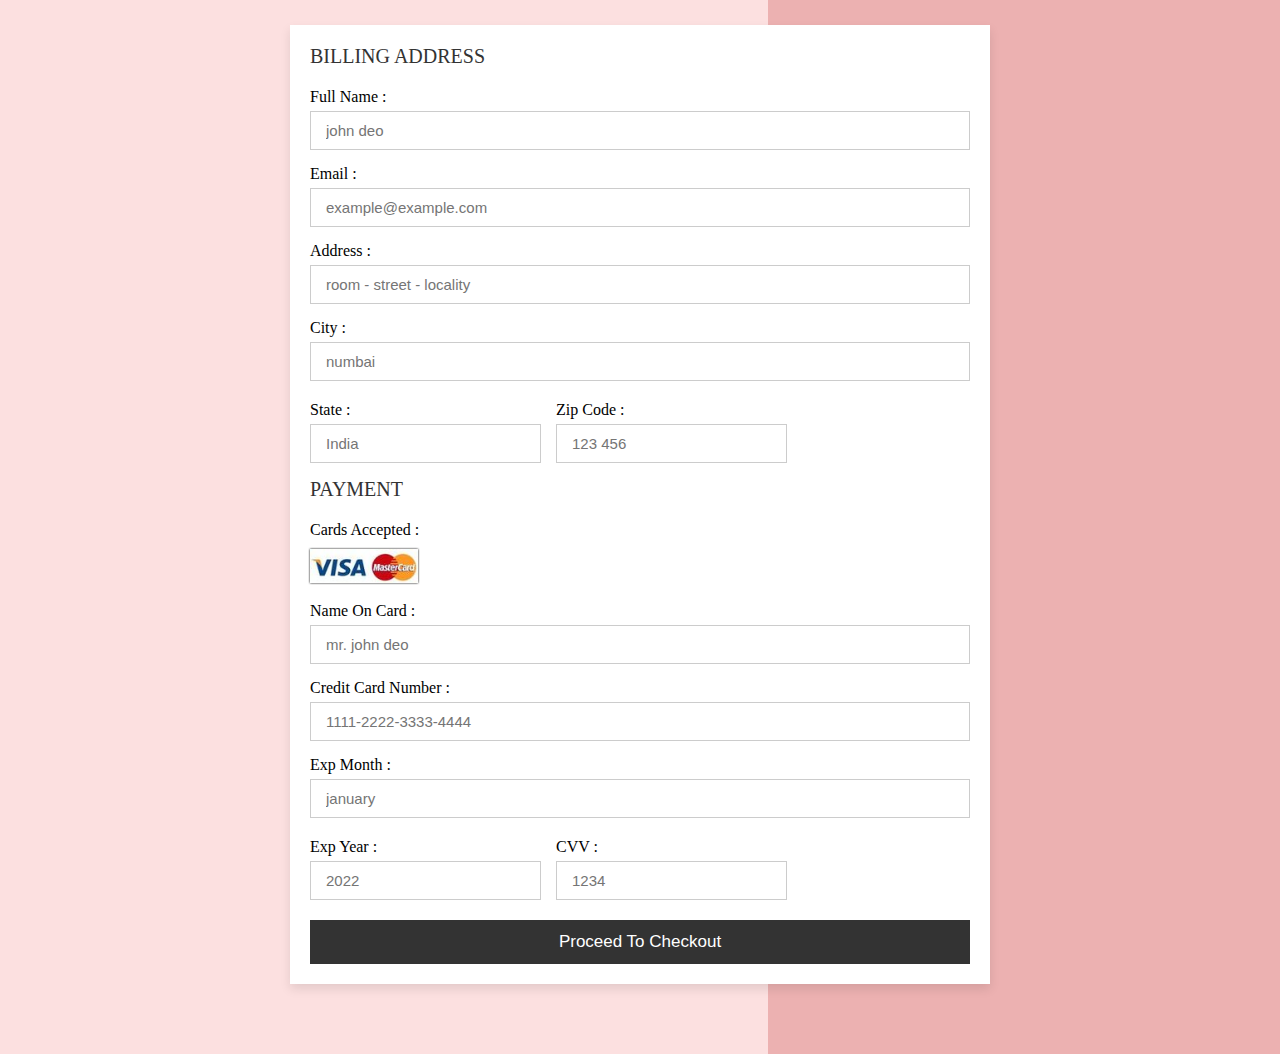
<file: payment.html>
<!DOCTYPE html>
<html lang="en">
<head>
    <meta charset="UTF-8">
    <meta http-equiv="X-UA-Compatible" content="IE=edge">
    <meta name="viewport" content="width=device-width, initial-scale=1.0">
    <!--Link to CSS-->
    <link rel="stylesheet" href="style.css">


</head>
<body>

<div class="container">
    <form action="">
<div class="row">
    <div class="col">
        <div class="title">billing address</div>
        <div class="InputBox">
            <span>full name :</span>
            <input type="text" placeholder="john deo">
        </div>
        <div class="InputBox">
            <span>email :</span>
            <input type="email" placeholder="example@example.com">
        </div>
        <div class="InputBox">
            <span>address :</span>
            <input type="text" placeholder="room - street - locality">
        </div>
        <div class="InputBox">
            <span>city :</span>
            <input type="text" placeholder="numbai">
        </div>
        <div class="flex">
        <div class="InputBox">
            <span>state :</span>
            <input type="text" placeholder="India">
        </div>
        <div class="InputBox">
            <span>zip code :</span>
            <input type="text" placeholder="123 456">
        </div>
    </div>

    <div class="col">
        <div class="title">payment</div>

        <div class="InputBox">
            <span>cards accepted :</span>
           <img src="payment (1) (1).jpg" alt="">
        </div>
        <div class="InputBox">
            <span>name on card :</span>
            <input type="text" placeholder="mr. john deo">
        </div>
        <div class="InputBox">
            <span>credit card number :</span>
            <input type="text" placeholder="1111-2222-3333-4444">
        </div>
         <div class="InputBox">
            <span>exp month :</span>
            <input type="text" placeholder="january">
         </div>
         <div class="flex">
         <div class="InputBox">
            <span>exp year :</span>
            <input type="number" placeholder="2022">
         </div>
         <div class="InputBox">
            <span>CVV :</span>
            <input type="text" placeholder="1234">
         </div>
        </div>
    </div>

 <input type="submit" value="proceed to checkout" class="submit-btn">

 </form>

</div>


</body>
</html>
</file>
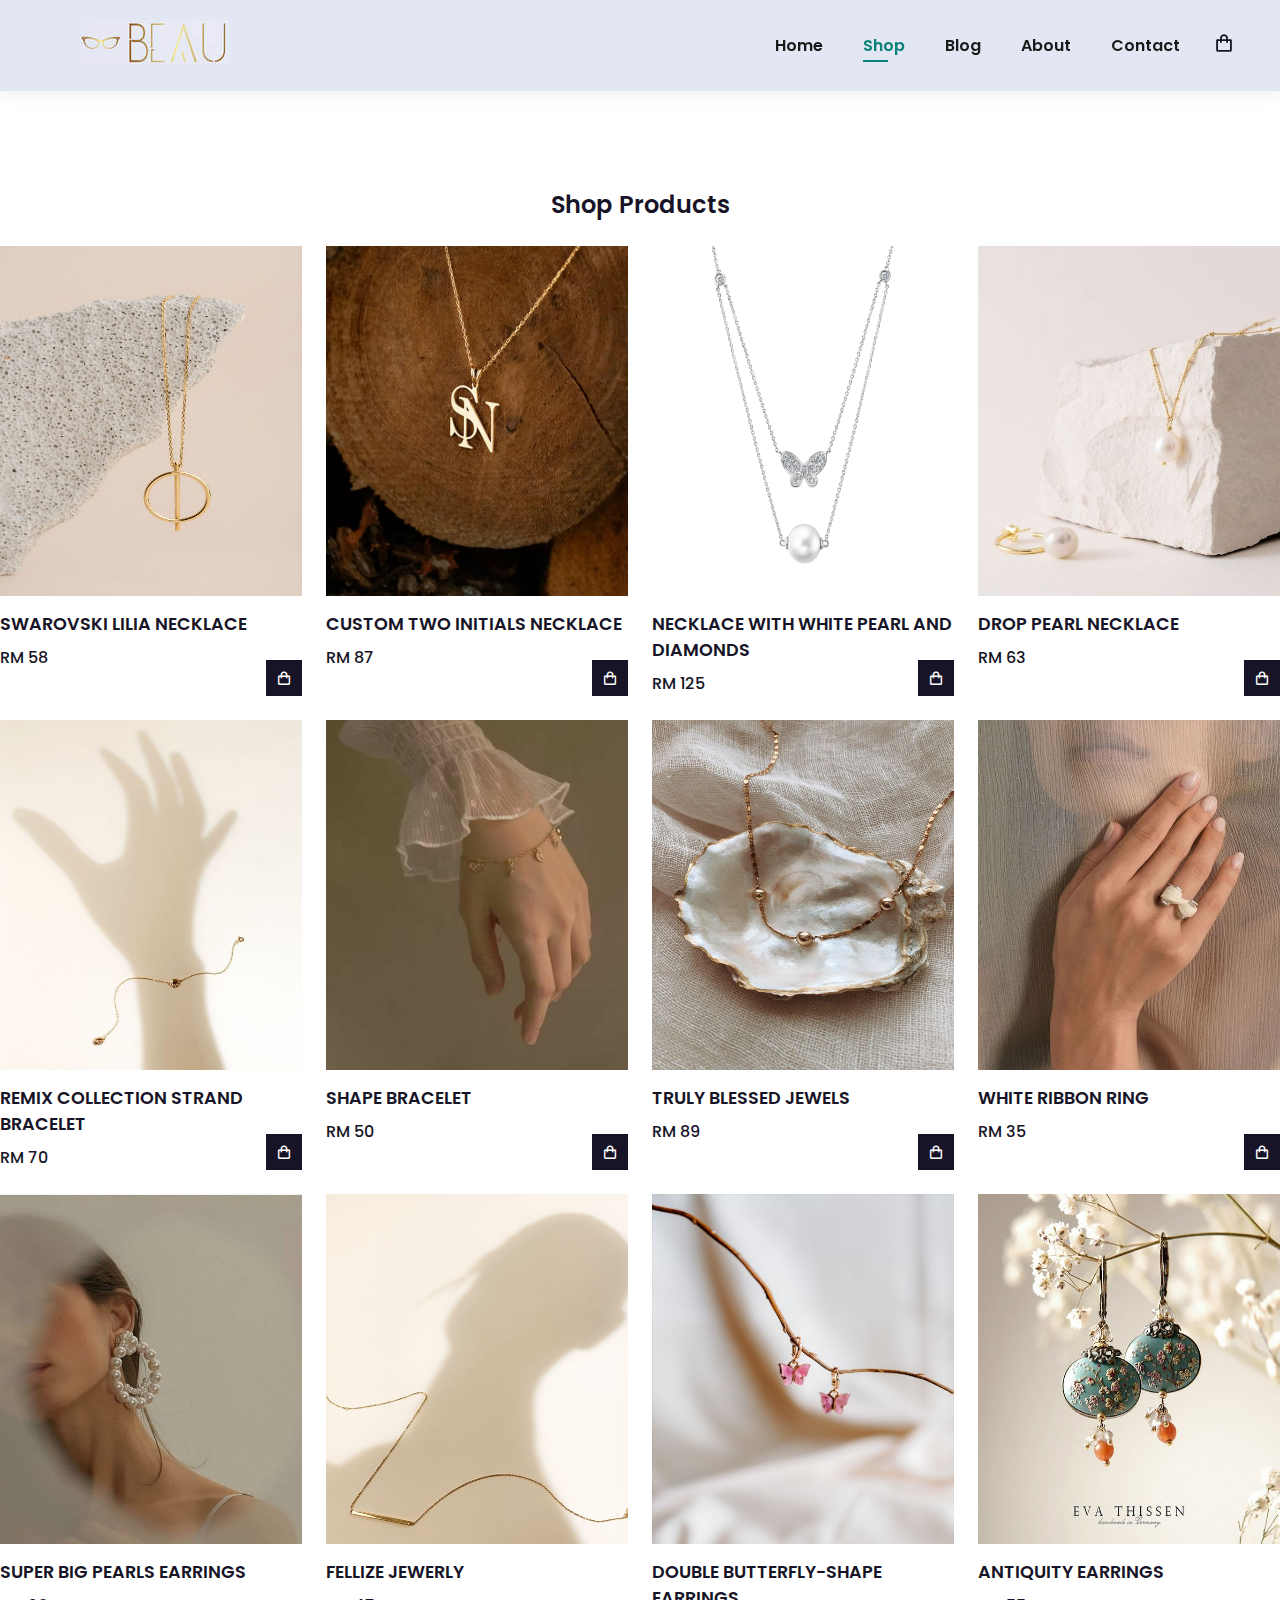
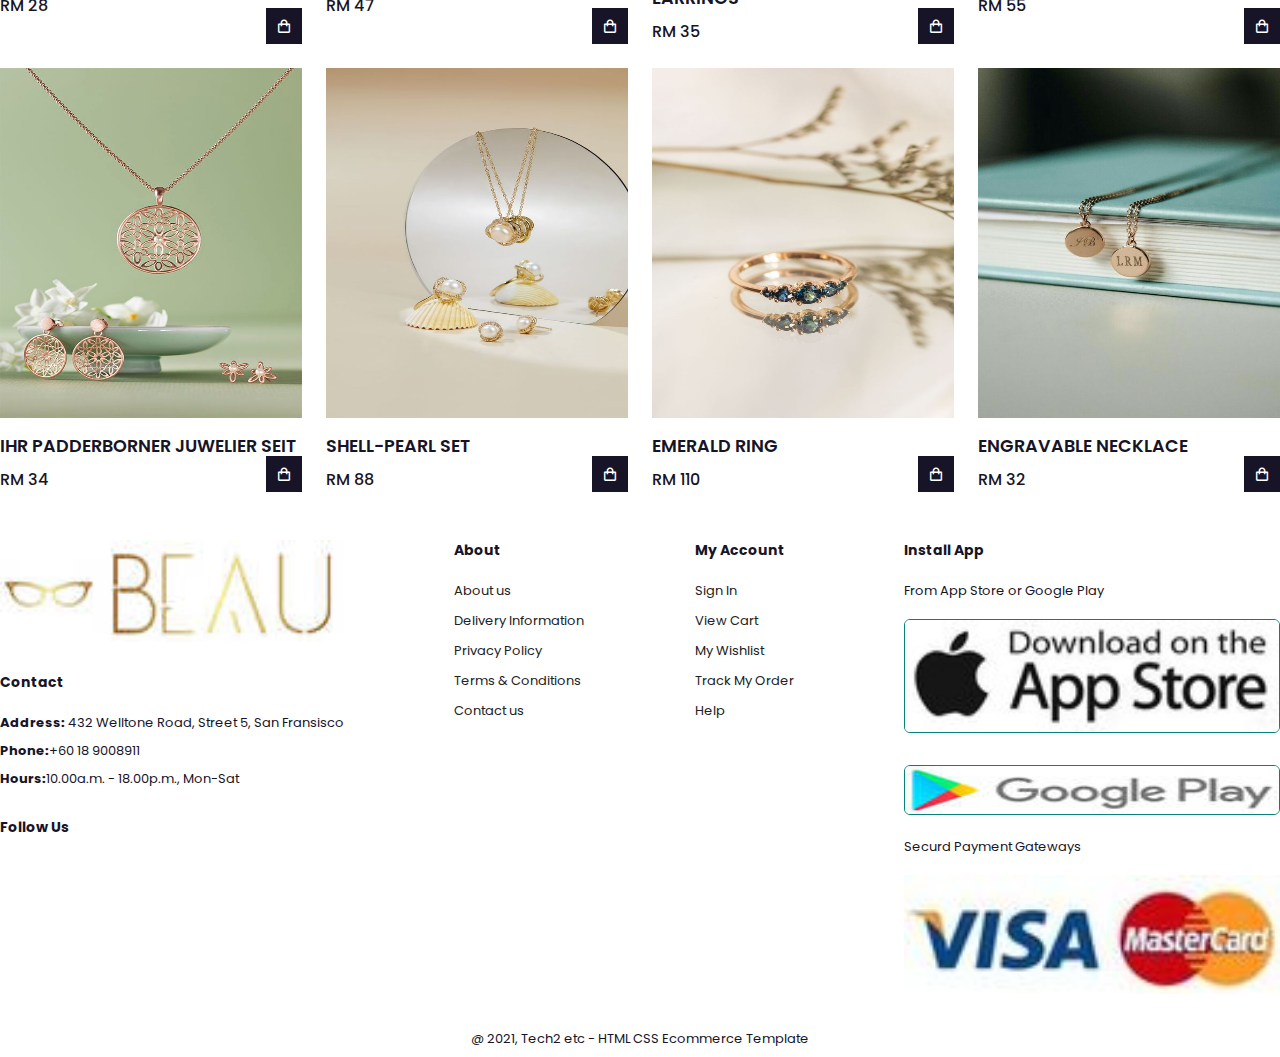
<file: shop.html>
<!DOCTYPE html>
<html lang="en">
<head>
    <meta charset="UTF-8">
    <meta http-equiv="X-UA-Compatible" content="IE=edge">
    <meta name="viewport" content="width=device-width, initial-scale=1.0">
    <title>Document</title>
    <!--Link to CSS-->
    <link rel="stylesheet" href="addtocart.css">
    <!--Box Icons-->
    <link href='https://unpkg.com/boxicons@2.1.4/css/boxicons.min.css' rel='stylesheet'>
</head>
<body>

  <section id="header">
    <a href="#"><img src="logo b (1).jpg" class="logo" alt=""></a>

    <div>
      <ul id="navbar">
        <li><a href="Index.html">Home</a></li>
        <li><a class="active" href="shop.html">Shop</a></li>
        <li><a href="blog.html">Blog</a></li>
        <li><a href="about.html">About</a></li>
        <li><a href="contact.html">Contact</a></li>        
      </ul>

<style>
   body #header{
    display:flex;
    align-items: center;
    justify-content: space-between;
    padding: 20px 80px;
    background: #e3e6f3;
    box-shadow: 0 5px 15px rgba(0, 0, 0, 0.06);
    z-index: 999;
    position: sticky;
    top: 0;
    left: 0;
}
</style>

<style>
  body #navbar{
    display:flex;
    align-items: center;
    justify-content: center;
   }

 body #navbar li {
  list-style: none;
  padding: 0 20px;
  position: relative;
 }

  body #navbar li a{
    text-decoration: none;
    font-size: 16px;
    font-weight: 600;
    color:#1a1a1a;
    transition: 0.3s ease;
  }

  body #navbar li a:hover,
  #navbar li a.active{
    color: #088178;
  }

  body #navbar li a.active::after,
  #navbar li a:hover::after{
    content: "";
    width: 30%;
    height: 2px;
    background: #088178;
    position: absolute;
    bottom: -4px;
    left: 20px;
  }
</style>

    </div>
  </section>



<!--Header-->
<header>
  <!--Nav-->
  <div class="nav container">
  <!--Cart-Icon-->
  <i class='bx bx-shopping-bag' id="cart-icon"></i>
  <!--Cart-->
  <div class="cart">
    <div class="cart-title">Your Cart</div>
      <!--Content-->
     <div class="cart-content">

       <div class="cart-box">
         <img src="p1.jpg" alt="" class="cart-img">
          <div class="detail-box">
          <div class="cart-product-title">Swarovski Lilia Necklace</div>
          <div class="cart-price">RM 58</div>
          <input type="number" value="1" class="cart-quantity">
       </div>
       <!--Remove Cart-->
       <i class='bx bxs-trash-alt cart-remove'></i>
    </div>
   </div>
   <!--Total-->
    <div class="total">
     <div class="total-title">Total</div>
     <div class="total-price">RM 0</div>
    </div>
   <!--Buy Button-->
   <a href="payment.html" class="btn-buy">Buy Now</a>

   <!--Cart Close-->
   <i class='bx bx-x' id="close-cart"></i>
   </div>
  </div>
</header>

<!--Shop-->
<section class="shop container">
  <h2 class="section-title">Shop Products</h2>
  <!--Content-->
  <div class="shop-content">
    <!--Box 1-->
    <div class="product-box">
      <img src="p1.jpg" alt="" class="product-img">
      <div class="product-title">Swarovski Lilia Necklace</div>
      <span class="price">RM 58</span>
      <i class='bx bx-shopping-bag add-cart'></i>
    </div>
      <!--Box 2-->
      <div class="product-box">
        <img src="p2.webp" alt="" class="product-img">
        <div class="product-title">Custom Two Initials Necklace</div>
        <span class="price">RM 87</span>
        <i class='bx bx-shopping-bag add-cart'></i>
      </div>
        <!--Box 3-->
    <div class="product-box">
      <img src="p3.jpg" alt="" class="product-img">
      <div class="product-title">Necklace with White Pearl and Diamonds</div>
      <span class="price">RM 125</span>
      <i class='bx bx-shopping-bag add-cart'></i>
    </div>
      <!--Box 4-->
      <div class="product-box">
        <img src="p4.jpg" alt="" class="product-img">
        <div class="product-title">Drop Pearl Necklace</div>
        <span class="price">RM 63</span>
        <i class='bx bx-shopping-bag add-cart'></i>
      </div>
        <!--Box 5-->
    <div class="product-box">
      <img src="p5.jpg" alt="" class="product-img">
      <div class="product-title">Remix Collection Strand Bracelet</div>
      <span class="price">RM 70</span>
      <i class='bx bx-shopping-bag add-cart'></i>
    </div>
      <!--Box 6-->
      <div class="product-box">
        <img src="p6.jpg" alt="" class="product-img">
        <div class="product-title">Shape Bracelet</div>
        <span class="price">RM 50</span>
        <i class='bx bx-shopping-bag add-cart'></i>
      </div>
        <!--Box 7-->
    <div class="product-box">
      <img src="p7.jpg" alt="" class="product-img">
      <div class="product-title">Truly Blessed Jewels</div>
      <span class="price">RM 89</span>
      <i class='bx bx-shopping-bag add-cart'></i>
    </div>
      <!--Box 8-->
      <div class="product-box">
        <img src="p8.jpg" alt="" class="product-img">
        <div class="product-title">White Ribbon Ring</div>
        <span class="price">RM 35</span>
        <i class='bx bx-shopping-bag add-cart'></i>
      </div>
        <!--Box 9-->
    <div class="product-box">
      <img src="n1.jpg" alt="" class="product-img">
      <div class="product-title">Super Big Pearls Earrings</div>
      <span class="price">RM 28</span>
      <i class='bx bx-shopping-bag add-cart'></i>
    </div>
      <!--Box 10-->
      <div class="product-box">
        <img src="n2.jpg" alt="" class="product-img">
        <div class="product-title">Fellize Jewerly</div>
        <span class="price">RM 47</span>
        <i class='bx bx-shopping-bag add-cart'></i>
      </div>
        <!--Box 11-->
    <div class="product-box">
      <img src="n3.jpg" alt="" class="product-img">
      <div class="product-title">Double Butterfly-Shape Earrings</div>
      <span class="price">RM 35</span>
      <i class='bx bx-shopping-bag add-cart'></i>
    </div>
      <!--Box 12-->
      <div class="product-box">
        <img src="n4.jpg" alt="" class="product-img">
        <div class="product-title">Antiquity Earrings</div>
        <span class="price">RM 55</span>
        <i class='bx bx-shopping-bag add-cart'></i>
      </div>
        <!--Box 13-->
    <div class="product-box">
      <img src="n5.jpg" alt="" class="product-img">
      <div class="product-title">IHR Padderborner Juwelier Seit</div>
      <span class="price">RM 34</span>
      <i class='bx bx-shopping-bag add-cart'></i>
    </div>
      <!--Box 14-->
      <div class="product-box">
        <img src="n6.jpg" alt="" class="product-img">
        <div class="product-title">Shell-Pearl Set</div>
        <span class="price">RM 88</span>
        <i class='bx bx-shopping-bag add-cart'></i>
      </div>
        <!--Box 15-->
    <div class="product-box">
      <img src="n7.jpg" alt="" class="product-img">
      <div class="product-title">Emerald Ring</div>
      <span class="price">RM 110</span>
      <i class='bx bx-shopping-bag add-cart'></i>
    </div>
      <!--Box 16-->
      <div class="product-box">
        <img src="n8.jpg" alt="" class="product-img">
        <div class="product-title">Engravable Necklace</div>
        <span class="price">RM 32</span>
        <i class='bx bx-shopping-bag add-cart'></i>
      </div>
  </div>
</section>


<footer class="section-p1">
  <div class="col">
    <img class="logo"src="logo1 white.jpg"alt="">
    <h4>Contact</h4>
    <p><strong>Address:</strong> 432 Welltone Road, Street 5, San Fransisco</p>
    <p><strong>Phone:</strong>+60 18 9008911</p>
    <p><strong>Hours:</strong>10.00a.m. - 18.00p.m., Mon-Sat</p>
    <div class="follow">
      <h4>Follow Us</h4>
      <div class="icon">
        <i class="fab fa-facebook-f"></i>
        <i class="fab fa-twitter"></i>
        <i class="fab fa-instagram"></i>
        <i class="fab fa-pinterest-p"></i>
        <i class="fab fa-youtube"></i>
      </div>
    </div>
  </div>

  <div class="col">
    <h4>About</h4>
    <a href="#">About us</a>
    <a href="#">Delivery Information</a>
    <a href="#">Privacy Policy</a>
    <a href="#">Terms & Conditions</a>
    <A href="#">Contact us</A>
  </div>

  <div class="col">
    <h4>My Account</h4>
    <a href="#">Sign In</a>
    <a href="#">View Cart</a>
    <a href="#">My Wishlist</a>
    <a href="#">Track My Order</a>
    <A href="#">Help</A>
  </div>

  <div class="col install">
    <h4>Install App</h4>
    <p>From App Store or Google Play</p>
    <div class="row">
      <img src="app store.jpg"alt="">
      <img src="go play (1).jpg"alt="" height="50px" width="160">
    </div>
    <p>Securd Payment Gateways</p>
    <img src="payment (1) (1).jpg"alt="">
  </div>

  <div class="copyright">
    <p>@ 2021, Tech2 etc - HTML CSS Ecommerce Template</p>
  </div>

  <style>
    body footer{
      display: flex;
      flex-wrap: wrap;
      justify-content: space-between;
    }

    body footer .col{
      display: flex;
      flex-direction: column;
      align-items: flex-start;
      margin-bottom: 20px;
    }

    body footer .logo{
      margin-bottom: 30px;
    }

    body footer h4{
      font-size: 14px;
      padding-bottom: 20px;
    }

    body footer p{
      font-size: 13px;
      margin: 0 0  8px 0;
}

    body footer a{
      font-size: 13px;
      text-decoration: none;
      color: #222;
      margin-bottom: 10px;
    }

    body footer .follow{
      margin-top: 20px;
    }

    body footer .follow i{
      color: #465b52;
      padding-right: 4px;
      cursor: pointer;
    }

    body footer .install .row img{
      border: 1px solid #088178;
      border-radius: 6px;
    }

    body footer .install img{
      margin: 10px 0 15px 0;
    }

    body footer .follow i:hover,
    footer a:hover {
      color: #088178;
    }

    body footer .copyright {
      width: 100%;
      text-align: center;
    }

  </style>
</footer>

<!--Link to js-->
<script src="addtocart.js"></script>
</body>

</html>
</file>
<file: style.css>
*{
    margin: 0; padding: 0;
    box-sizing: border-box;
    outline: none; border: none;
    text-transform: capitalize;
    transition: all 0.2s linear;
}
.container{
    display: flex;
    justify-content: center;
    align-items: center;
    padding: 25px;
    min-height: 100vh;
    background: linear-gradient(90deg, #fce0e0 60%, #ecb1b1 40.1%);
    padding-bottom: 70px;
}

.container form{
    padding: 20px;
    width: 700px;
    background: #fff;
    box-shadow: 0 5px 10px rgba(0, 0, 0, .1);
}

.container form .row{
    display: flex;
    flex-wrap: wrap;
    gap: 15px;
}

.container form .row .col{
    flex:1 1 250px;
}

.container form .row .col .title{
    font-size: 20px;
    color: #333;
    padding-bottom: 5px;
    text-transform: uppercase;
}

.container form .row .col .InputBox{
    margin: 15px 0;
}

.container form .row .col .InputBox span{
    margin-bottom: 5px;
    display: block;
}

.container form .row .col .InputBox input{
    width: 100%;
    border: 1px solid #ccc;
    padding: 10px 15px;
    font-size: 15px;
    text-transform: none;
}

.container form .row .col .InputBox input:focus{
    border: 1px solid #000;
}

.container form .row .col .flex{
    display: flex;
    gap: 15px;
}

.container form .row .col .flex .InputBox{
    margin-top: 5px;
}

.container form .row .col .InputBox img{
    height: 34px;
    margin-top: 5px;
    filter: drop-shadow(0 0 1px #000);
}

.container form .submit-btn{
    width: 100%;
    padding: 12px;
    font-size: 17px;
    background: #333;
    color: #fff;
    margin-top: 5px;
    cursor: pointer;
}
.container form .submit-btn:hover{
    background: #088178;
}
</file>
<file: addtocart.css>
/* Google Fonts */
@import url('https://fonts.googleapis.com/css2?family=Poppins:wght@400;500;600;700&display=swap');
*{
    font-family: 'Poppins', sans-serif;
    margin: 0;
    padding: 0;
    scroll-padding-top: 2rem;
    scroll-behavior: smooth;
    box-sizing: border-box;
    list-style: none;
    text-decoration: none;
}
:root{
    --main-color: #fd4646;
    --text-color: #171427;
    --bg-color: #fff;
}
img{
    width: 100%;
}
body{
    color: var(--text-color);
}
section{
    padding: 4rem 0 3rem;
}
/* Header */
header{
    position: fixed;
    top: 0;
    left: 0;
    width: 100%;
    z-index : 99999999;
}
.nav{
    display: flex;
    align-items: center;
    justify-content: space-between;
    padding: 37px 0;
    float: right;
    position: relative; left: -45px; top: -4px;
}
#cart-icon{
    font-size: 1.3rem;
    cursor: pointer;
}
/* Cart */
.cart{
    position: fixed;
    top: 0;
    right: -100%;
    width: 360px;
    min-height: 100vh;
    padding: 20px;
    background: var(--bg-color);
    box-shadow: -2px 0 4px hsl(0 4% 15% / 10%);
    transition: 0.3s;
    overflow-y: auto;
    -webkit-overflow-scrolling: touch;
}
.cart.active {
    right: 0;
}
.cart-title{
    text-align: center;
    font-size: 1.5rem;
    font-weight: 600;
    margin-top: 2rem;
}
.cart-box {
    display: grid;
    grid-template-columns: 32% 50% 18%;
    align-items: center;
    gap: 1rem;
    margin: 1rem;
    position: relative; right: 30px;
}
.cart-img {
    width: 100px;
    height: 100px;
    object-fit: contain;
    padding: 10px;
}
.detail-box{
    display: grid;
    row-gap: 0.5rem;
}
.cart-product-item{
    font-size: 1rem;
    text-transform: uppercase;
}
.cart-price{
    font-weight: 500;
}
.cart-quantity{
    border: 1px solid var(--text-color);
    outline-color: var(--main-color);
    width: 2.4rem;
    text-align: center;
    font-size: 1rem;
}
.cart-remove{
    font-size: 24px;
    color: var(--main-color);
    cursor: pointer;
}
.total{
    display: flex;
    justify-content: flex-end;
    margin-top: 1.5rem;
    border-top: 1px solid var(--text-color);
}
.total-title{
    font-size: 1rem;
    font-weight: 600;
}
.total-price{
    margin-left: 0.5rem;
}
.btn-buy{
    display: flex;
    margin: 1.5rem auto 0 auto;
    padding: 12px 10px;
    border: none;
    background: var(--main-color);
    color: var(--bg-color);
    font-size: 1rem;
    font-weight: 500;
    cursor: pointer;
    align-items: center;
}
.btn-buy:hover {
    background: #088178;
}
#close-cart{
    position: absolute;
    top: 1rem;
    right: 0.8rem;
    font-size: 2rem;
    color: var(--text-color);
    cursor: pointer;
}
.section-title{
    font-size: 1.5rem;
    font-weight: 600;
    text-align: center;
    margin-bottom: 1.5rem;
}
.shop{
    margin-top: 2rem;
}
/* Shop Content*/
.shop-content{
    display: grid;
    grid-template-columns: repeat(auto-fit,minmax(270px,auto));
    gap: 1.5rem;
}
.product-box {
    position: relative;
}
.product-box:hover {
    padding: 10px;
    border: 1px solid #088178;
    transition: 0.4s;
}
.product-img{
    width: 100%;
    height: 350px;
    margin-bottom: 0.5rem;
}
.product-title{
    font-weight: 600;
    font-size: 1.1rem;
    text-transform: uppercase;
    margin-bottom: 0.5rem;
}
.price{
    font-weight: 500;
}
.add-cart{
    position: absolute;
    bottom: 0;
    right: 0;
    background: var(--text-color);
    color: var(--bg-color);
    padding: 10px;
    cursor: pointer;
}
.add-cart:hover{
    background: #088178;
}
</file>
